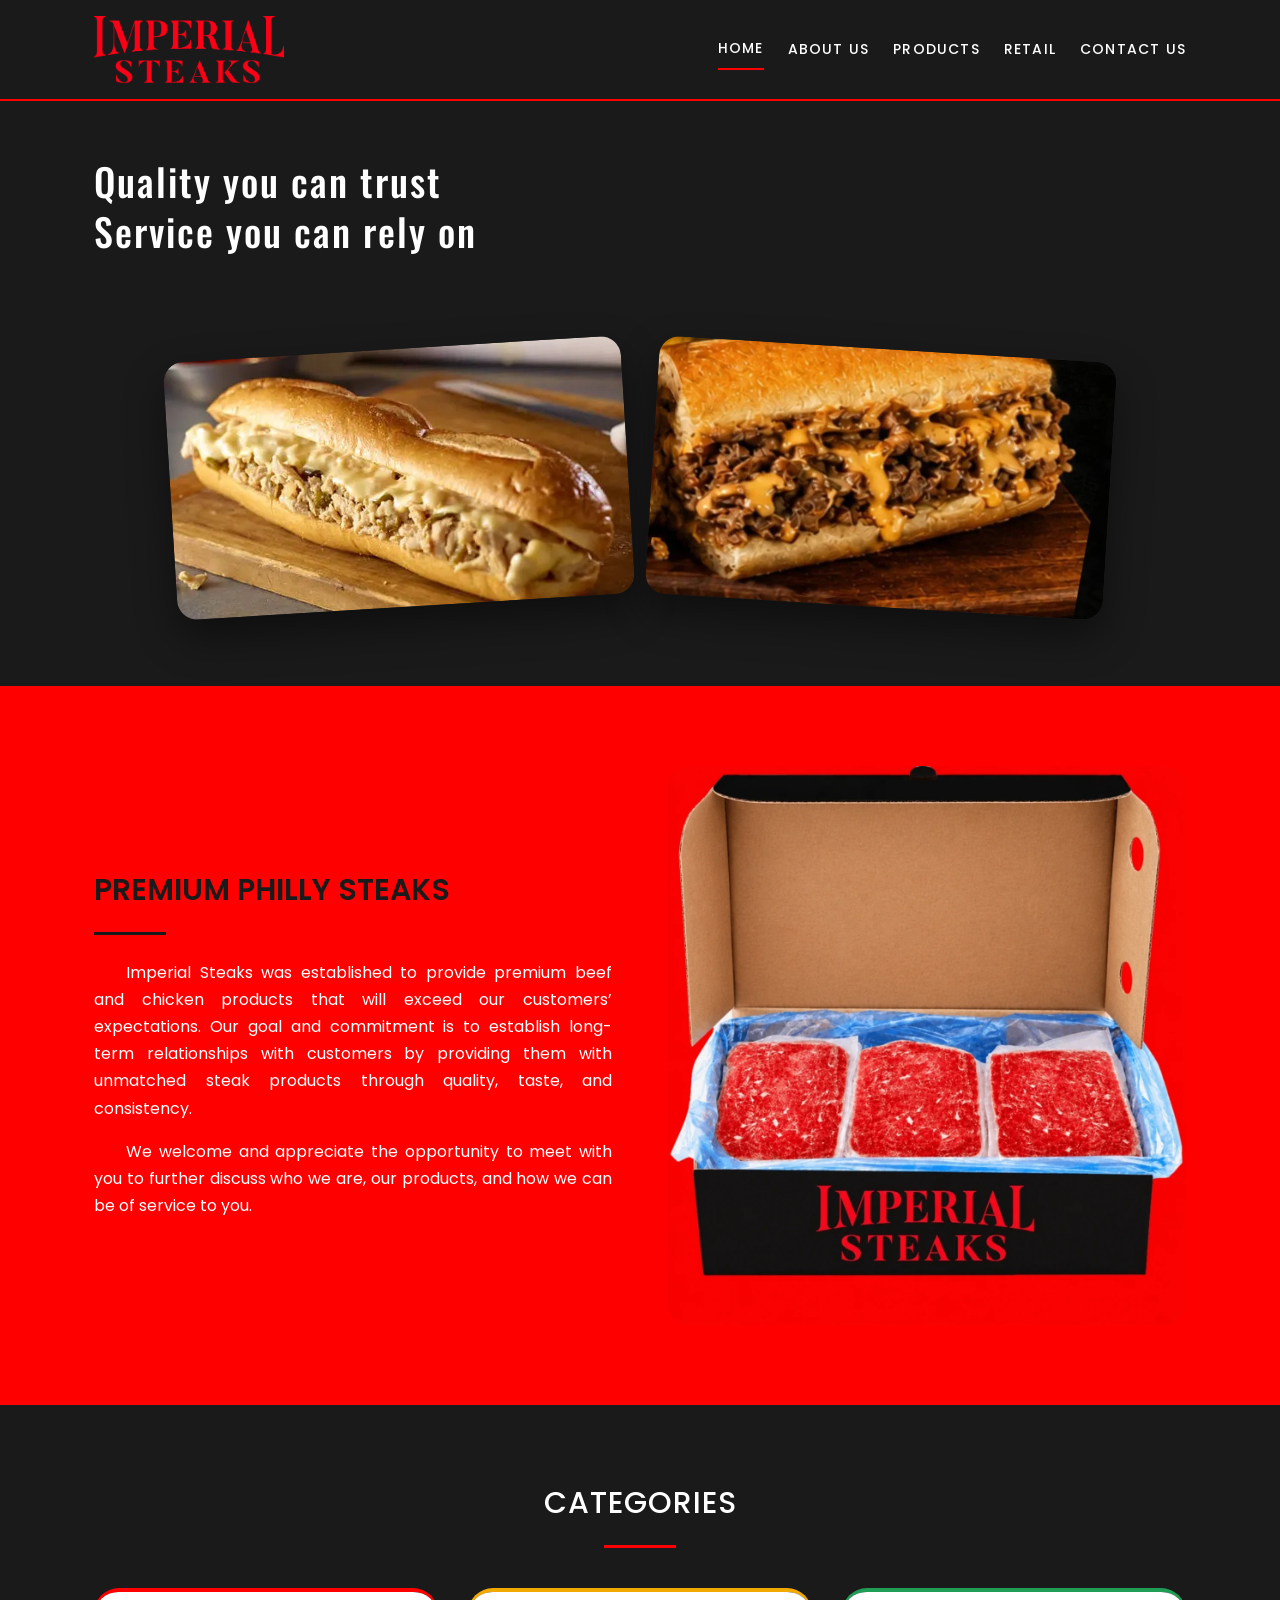
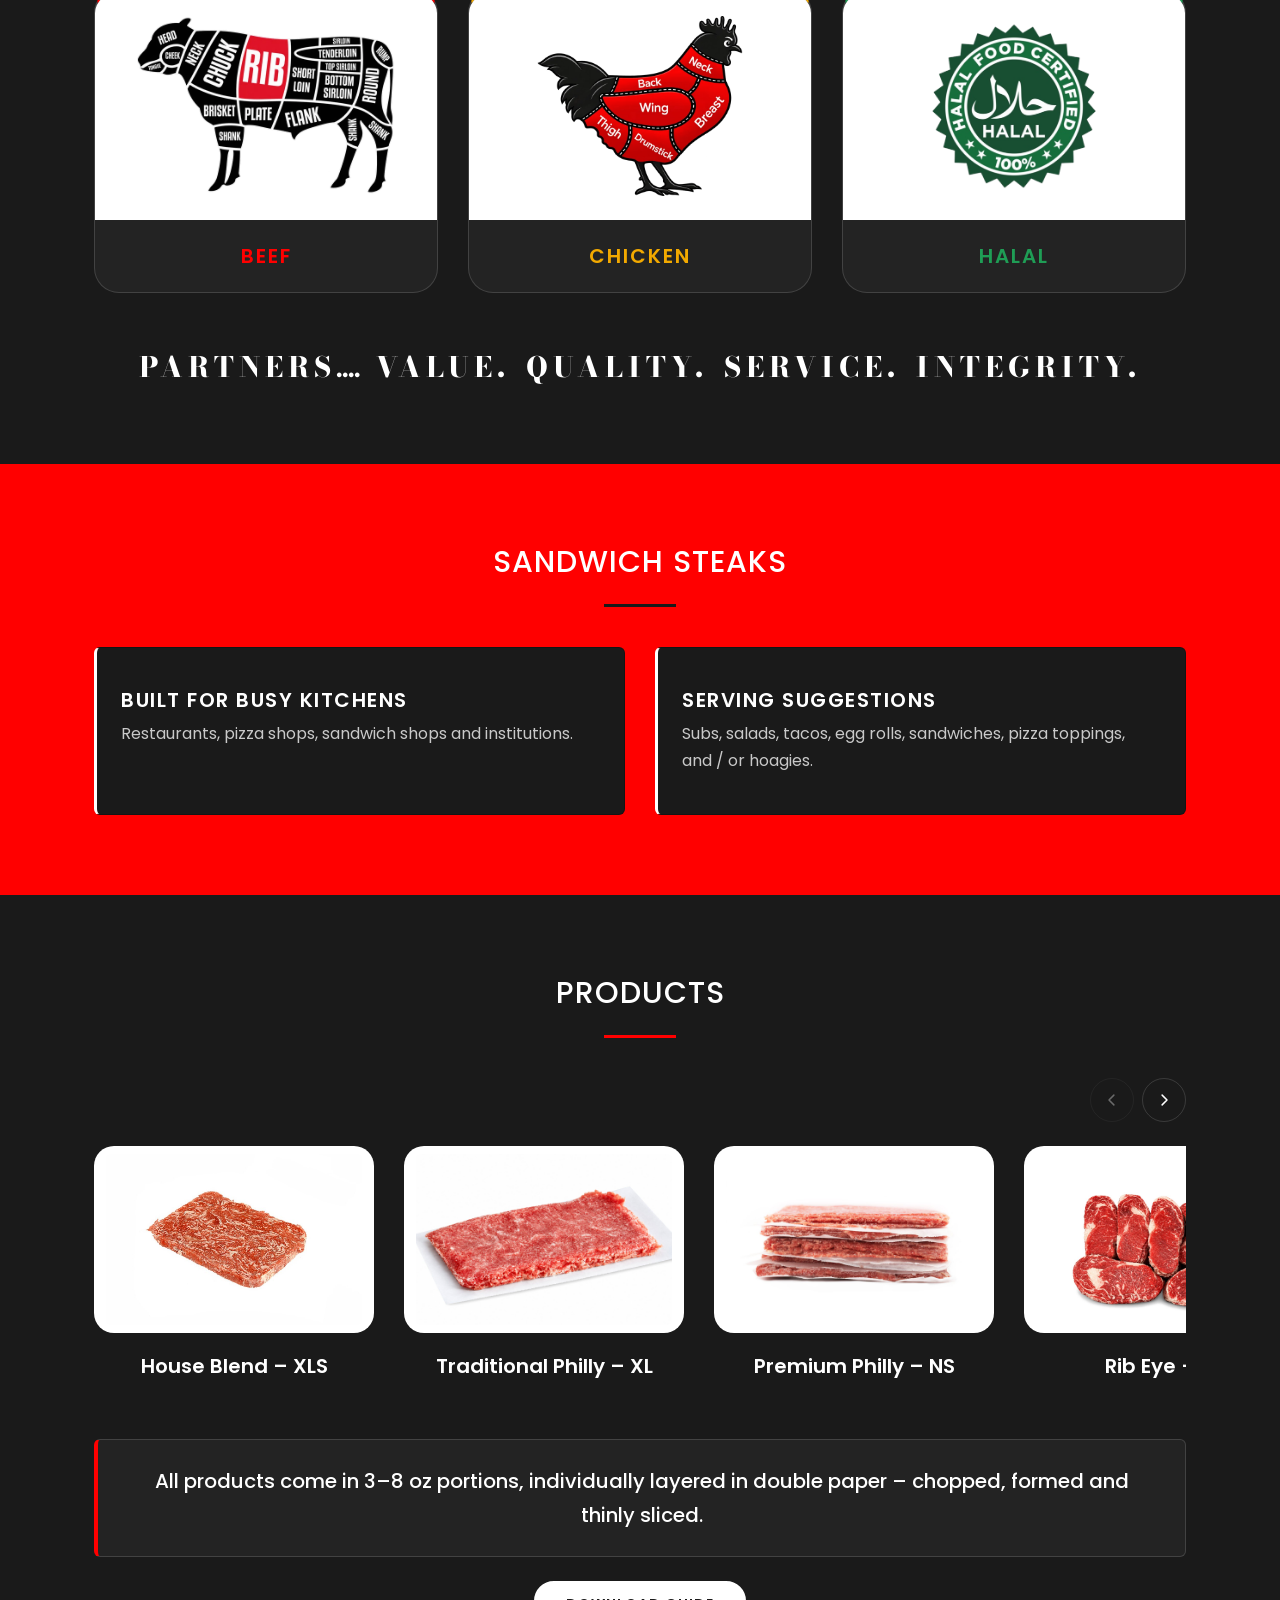
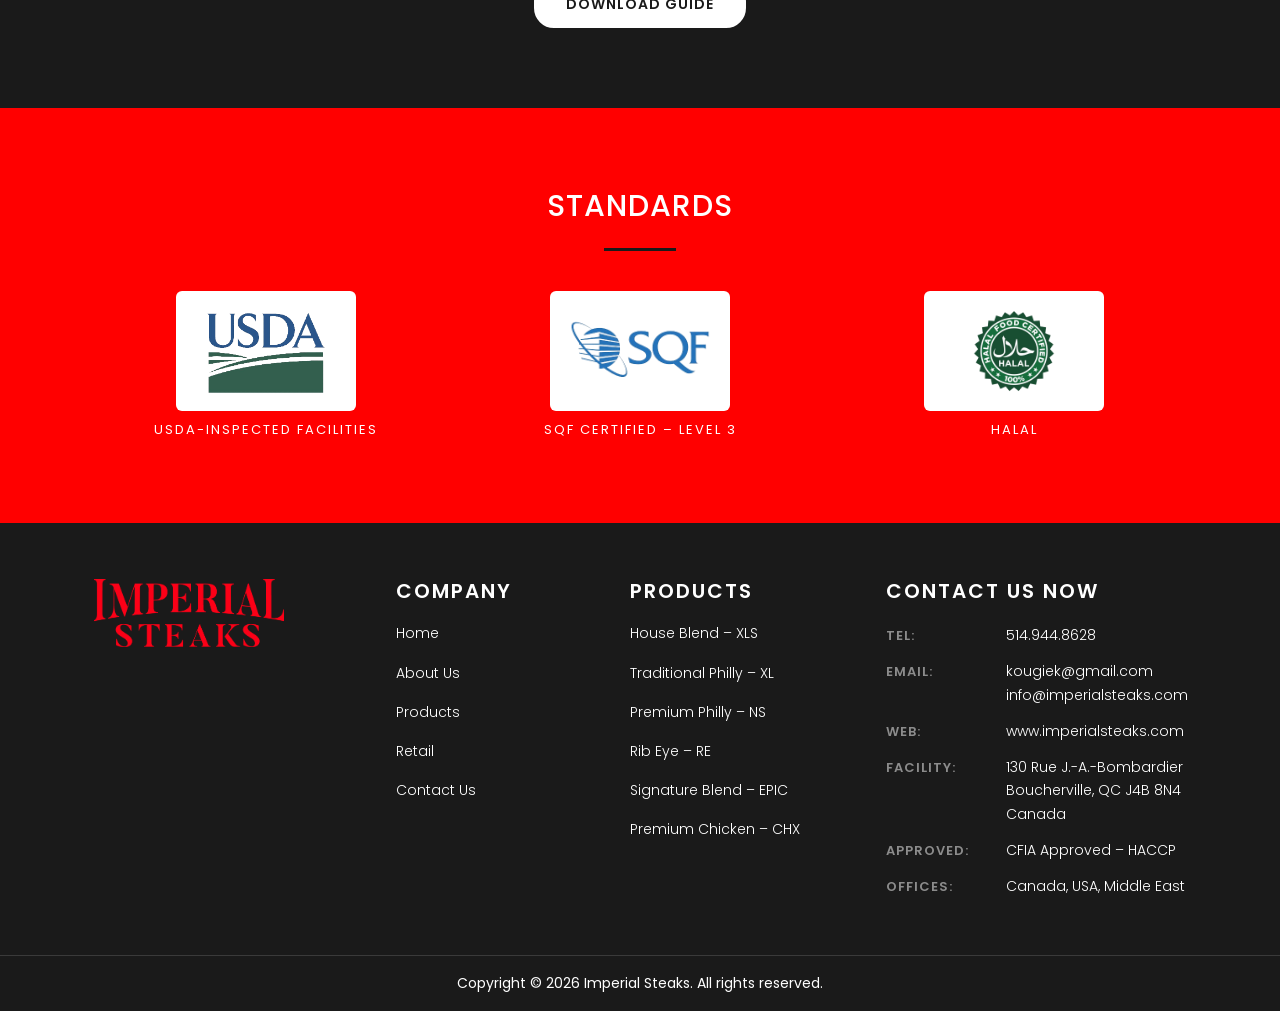
<file: index.html>
<!DOCTYPE html>
<html lang="en">
<head>
  <meta charset="utf-8">
  <meta name="viewport" content="width=device-width, initial-scale=1">
  <title>Imperial Steaks | Philly Steak Importer &amp; Distributor</title>
  <meta name="description" content="Imperial Steaks is a Philly steak importer and distributor supplying premium thin-sliced beef and chicken steak products to foodservice and retail customers. Quality you can trust.">
  <link rel="icon" href="assets/images/favicon.svg" type="image/svg+xml">
  <link rel="preconnect" href="https://fonts.googleapis.com">
  <link rel="preconnect" href="https://fonts.gstatic.com" crossorigin>
  <link rel="stylesheet" href="https://fonts.googleapis.com/css2?family=Poppins:wght@300;400;500;600&amp;family=Oswald:wght@300;400;500&amp;family=Bodoni+Moda:wght@700;800&amp;display=swap">
  <link rel="stylesheet" href="assets/css/global.css">
  <link rel="stylesheet" href="assets/css/components.css">
  <link rel="stylesheet" href="assets/css/animations.css">
</head>
<body>

<a class="skip-link" href="#main">Skip to main content</a>

<!-- ==========================================================================
     Elementor template: Site Header  (Theme Builder > Header)
     Container (flex, row, space-between) > Site Logo widget + Nav Menu widget
     Identical on every page - build it once as a Header template.
     ======================================================================= -->
<header class="imperial-header">
  <div class="imperial-header__inner container">

    <a class="imperial-header__brand" href="index.html" aria-label="Imperial Steaks - home">
      <!-- Final client logo (logo.png, transparent padding trimmed from the
           supplied file). The earlier concepts remain in assets/images/ and
           logo-concepts.html for reference only. -->
      <img class="imperial-header__logo" src="assets/images/logo.png" alt="Imperial Steaks" width="970" height="343">
    </a>

    <button class="imperial-nav-toggle" type="button" aria-expanded="false" aria-controls="primary-menu">
      <span class="imperial-nav-toggle__bar"></span>
      <span class="imperial-nav-toggle__bar"></span>
      <span class="imperial-nav-toggle__bar"></span>
      <span class="sr-only">Main menu</span>
    </button>

    <!-- Elementor widget: Nav Menu (WordPress menu "Primary") -->
    <nav class="imperial-nav" aria-label="Primary">
      <ul class="imperial-nav__list" id="primary-menu">
        <li class="imperial-nav__item"><a class="imperial-nav__link is-current" href="index.html" aria-current="page">Home</a></li>
        <li class="imperial-nav__item"><a class="imperial-nav__link" href="about.html">About Us</a></li>
        <li class="imperial-nav__item"><a class="imperial-nav__link" href="products.html">Products</a></li>
        <li class="imperial-nav__item"><a class="imperial-nav__link" href="retail.html">Retail</a></li>
        <li class="imperial-nav__item"><a class="imperial-nav__link" href="contact.html">Contact Us</a></li>
      </ul>
    </nav>

  </div>
</header>

<main id="main">

  <!-- ========================================================================
       SECTION 1 of 6 - Hero + beef / chicken photography
       BACKGROUND: MATTE BLACK  (every homepage section now declares its own
       background colour, so the eye can see where one ends and the next
       begins: black / red / black / red / black / red down the page.)

       Elementor: Container (background Matte Black, flex column)
         > Container : Heading widget + Text widget   (top left, all caps)
         > Container : Image widget x2                (chicken left, beef right)
       ----------------------------------------------------------------------
       Client revision (Oct 16): the hero copy sits top left and is all caps -
       "Quality you can trust" with "Service you can rely on" underneath. The
       "Philly steak importer & distributor." line is gone, the red hero
       background is gone, and the CHICKEN / BEEF labels under the two photos
       have been removed. The four brand values moved down to the Categories
       section. Hero and photography are now one section, not two.

       IMAGE SOURCE: the beef frame stays (client approved) and is still the
       Ritter crop, so its rights question is open. The chicken frame was
       REPLACED on 16 Oct with the chicken cheesesteak the client supplied -
       same filename, same 880x520 slot, nothing else touched. It is an upscale
       from a 560x420 original, so a higher-resolution copy is still worth
       asking for - see docs/IMAGE_REPLACEMENT_LIST.md section 3.
       ===================================================================== -->
  <section class="section imperial-hero" aria-labelledby="hero-heading">
    <div class="imperial-hero__inner container">

      <div class="imperial-hero__text" data-reveal="down">
        <h1 class="imperial-hero__title" id="hero-heading">Quality you can trust</h1>
        <p class="imperial-hero__line">Service you can rely on</p>
      </div>

      <div class="imperial-duo">

        <div class="imperial-duo__panel imperial-duo__panel--chicken" data-reveal="up">
          <div class="imperial-duo__media">
            <img class="imperial-duo__image" src="assets/images/hero-chicken-philly.jpg" alt="Chicken Philly cheesesteak on a toasted roll" width="880" height="520">
          </div>
        </div>

        <div class="imperial-duo__panel imperial-duo__panel--beef" data-reveal="up" data-reveal-delay="1">
          <div class="imperial-duo__media">
            <img class="imperial-duo__image" src="assets/images/hero-beef-philly.jpg" alt="Beef Philly cheesesteak on a toasted roll" width="729" height="487">
          </div>
        </div>

      </div>

    </div>
  </section>

  <!-- ========================================================================
       SECTION 2 of 6 - Introduction + the carton
       BACKGROUND: BRAND RED
       Elementor: Container (background Brand Red, flex row)
         > Container : Heading + Text Editor x2
         > Container : Image widget
       ----------------------------------------------------------------------
       Client revision (Oct 16): the carton is fully black now - the white
       bottom panel and the white inner edges have been taken out of the
       photograph - so this band is red, to keep a black box off a black
       background. The untouched original is kept at
       assets/images/_withdrawn/product-box-open-white-panels.png.

       Client revision (Oct 27): the "Imperial Steaks" heading is gone;
       "Premium Philly Steaks" replaces it, in black, at the same size. The
       first paragraph is replaced with the client's wording. The
       welcome paragraph stays as it was ("paragraph good").
       ===================================================================== -->
  <section class="section section--red imperial-intro" aria-labelledby="intro-heading">
    <div class="container">
      <div class="split">

        <div class="split__col" data-reveal="up">
          <h2 class="imperial-intro__title imperial-intro__title--black" id="intro-heading">Premium Philly Steaks</h2>
          <hr class="imperial-rule imperial-rule--black">

          <p class="imperial-intro__text imperial-intro__text--indent text-justify">Imperial Steaks was established to provide premium beef and chicken
            products that will exceed our customers&rsquo; expectations. Our goal and commitment is to establish long-term
            relationships with customers by providing them with unmatched steak products through quality, taste, and
            consistency.</p>

          <p class="imperial-intro__text imperial-intro__text--indent text-justify">We welcome and appreciate the opportunity to meet with you to further
            discuss who we are, our products, and how we can be of service to you.</p>
        </div>

        <div class="split__col" data-reveal="up">
          <!-- Client-supplied photograph of the printed case, retouched to the
               client's note: the box reads fully black, with the white bottom
               panel and the white cut edges removed. WebP first; the PNG is
               the fallback for old browsers. -->
          <picture>
            <source srcset="assets/images/product-box-open.webp" type="image/webp">
            <img class="imperial-intro__image" src="assets/images/product-box-open.png" alt="Open Imperial Steaks case showing vacuum-sealed packs of thin-sliced Philly steak" width="1208" height="1302">
          </picture>
        </div>

      </div>
    </div>
  </section>

  <!-- ========================================================================
       SECTION 3 of 6 - Categories + brand values
       BACKGROUND: MATTE BLACK
       Elementor: Container (background Matte Black) > Heading + Container
         (grid, 3 cols) > Image Box widget x3, then the four values underneath
       ----------------------------------------------------------------------
       Client revision (Oct 16): the beef and chicken cards carry live animal
       photography again - the cattle and poultry shots the old site used -
       and the four brand values sit under the cards, closing the section.

       Client revision (Oct 23): the Chicken card is no longer photography. He
       supplied a cuts diagram, which replaces the watermarked rooster shot
       item 0 of docs/IMAGE_REPLACEMENT_LIST.md had flagged. It is artwork on a
       transparent ground, so it takes the --mark treatment (white plate,
       contained) the Halal seal uses.

       Client revision (Oct 26): Beef now matches - a cuts diagram
       (category-beef.webp) with the same --mark treatment. Both cards use the
       WebP files the client supplied.
       ===================================================================== -->
  <section class="section imperial-categories" aria-labelledby="categories-heading">
    <div class="container">

      <div class="section__head" data-reveal="up">
        <h2 class="section__title imperial-categories__title" id="categories-heading">Categories</h2>
        <hr class="imperial-rule imperial-rule--center">
      </div>

      <div class="grid grid--3">

        <article class="imperial-card imperial-card--beef" data-reveal="up" data-reveal-delay="1">
          <div class="imperial-card__media">
            <img class="imperial-card__image imperial-card__image--mark" src="assets/images/category-beef.webp" alt="Diagram of a cow with the beef cuts marked, the rib highlighted in red" width="600" height="418">
          </div>
          <div class="imperial-card__body">
            <h3 class="imperial-card__title">Beef</h3>
          </div>
        </article>

        <article class="imperial-card imperial-card--chicken" data-reveal="up" data-reveal-delay="2">
          <div class="imperial-card__media">
            <img class="imperial-card__image imperial-card__image--mark" src="assets/images/category-chicken.webp" alt="Diagram of a chicken with the cuts marked in red: neck, back, wing, breast, thigh and drumstick" width="600" height="512">
          </div>
          <div class="imperial-card__body">
            <h3 class="imperial-card__title">Chicken</h3>
          </div>
        </article>

        <article class="imperial-card imperial-card--halal" data-reveal="up" data-reveal-delay="3">
          <div class="imperial-card__media">
            <img class="imperial-card__image imperial-card__image--mark" src="assets/images/badge-halal.png" alt="Halal Food Certified mark" width="400" height="419">
          </div>
          <div class="imperial-card__body">
            <h3 class="imperial-card__title">Halal</h3>
            <!-- TODO: CLIENT REVIEW - confirm Imperial Steaks' Halal
                 certification wording and evidence before this is published. -->
          </div>
        </article>

      </div>

      <!-- Brand values. Moved out of the hero on the client's instruction;
           they close the Categories section, under the photography.
           Client revision (Oct 27): "Partners." leads the line.
           Client revision (Oct 30): four dots after Partners alone; the rest
           keep the single full stop they always had. -->
      <div class="imperial-values u-mt-xl" data-reveal="up">
        <p class="imperial-values__item">Partners<span class="imperial-values__dots">....</span></p>
        <p class="imperial-values__item">Value.</p>
        <p class="imperial-values__item">Quality.</p>
        <p class="imperial-values__item">Service.</p>
        <p class="imperial-values__item">Integrity.</p>
      </div>

    </div>
  </section>

  <!-- ========================================================================
       SECTION 4 of 6 - Sandwich Steaks
       BACKGROUND: BRAND RED
       Container (background Brand Red) > Heading + Container (grid, 2 cols)
         > Icon Box widget x2
       ----------------------------------------------------------------------
       Client revision (Oct 27): "Foodservice" replaced by "Sandwich Steaks";
       institutions added to the customer list; Serving Suggestions added.
       The "All products" card was removed at the client's request - the same
       portion details stay in the callout under the Products carousel.
       ===================================================================== -->
  <section class="section section--red imperial-foodservice" id="sandwich-steaks" aria-labelledby="sandwich-steaks-heading">
    <div class="container">

      <div class="section__head" data-reveal="up">
        <h2 class="section__title" id="sandwich-steaks-heading">Sandwich Steaks</h2>
        <hr class="imperial-rule imperial-rule--center imperial-rule--black">
      </div>

      <div class="grid grid--2">

        <article class="imperial-feature" data-reveal="up" data-reveal-delay="1">
          <h3 class="imperial-feature__title">Built for busy kitchens</h3>
          <p class="imperial-feature__text text-white">Restaurants, pizza shops, sandwich shops and institutions.</p>
        </article>

        <article class="imperial-feature" data-reveal="up" data-reveal-delay="2">
          <h3 class="imperial-feature__title">Serving suggestions</h3>
          <p class="imperial-feature__text text-white">Subs, salads, tacos, egg rolls, sandwiches, pizza toppings, and&nbsp;/&nbsp;or hoagies.</p>
        </article>

      </div>
    </div>
  </section>

  <!-- ========================================================================
       SECTION 5 of 6 - Products
       BACKGROUND: MATTE BLACK
       Container (background Matte Black) > Heading + Image Carousel widget
         + Button widget
       The static prototype uses a scroll-snap row instead of a JS carousel so
       all captions stay in the HTML. Swap it for the Image Carousel widget at
       migration, or keep it as a Loop Grid.
       ----------------------------------------------------------------------
       PHOTOGRAPHY LANDED (Oct 16, second batch). The six dashed placeholder
       tiles are gone; every slot now carries the client's own supplied
       photograph at assets/images/product-<code>.jpg. The withdrawn SVGs are
       kept at assets/images/_withdrawn/product-*.svg in case a slot has to go
       back to a holder. Provenance, resolution and the two files still worth
       chasing are logged in docs/IMAGE_REPLACEMENT_LIST.md section 4.
       The product name still sits on the caption under each tile, in markup
       rather than in the artwork.
       ===================================================================== -->
  <section class="section imperial-products" aria-labelledby="products-heading">
    <div class="container">

      <div class="section__head" data-reveal="up">
        <h2 class="section__title" id="products-heading">Products</h2>
        <hr class="imperial-rule imperial-rule--center">
      </div>

      <div class="imperial-products__carousel" data-carousel>

        <div class="imperial-products__controls">
          <button class="imperial-products__arrow" type="button"
                  data-carousel-prev aria-controls="products-scroller" aria-label="Previous products">
            <svg viewBox="0 0 24 24" width="18" height="18" aria-hidden="true" focusable="false">
              <path d="M14.5 5.5 L8 12 L14.5 18.5" fill="none" stroke="currentColor" stroke-width="2"
                    stroke-linecap="round" stroke-linejoin="round"/>
            </svg>
          </button>
          <button class="imperial-products__arrow" type="button"
                  data-carousel-next aria-controls="products-scroller" aria-label="Next products">
            <svg viewBox="0 0 24 24" width="18" height="18" aria-hidden="true" focusable="false">
              <path d="M9.5 5.5 L16 12 L9.5 18.5" fill="none" stroke="currentColor" stroke-width="2"
                    stroke-linecap="round" stroke-linejoin="round"/>
            </svg>
          </button>
        </div>

        <div class="imperial-products__scroller" id="products-scroller" data-carousel-track
             role="group" aria-label="Product range" tabindex="0">

        <div class="imperial-products__slide">
          <a class="imperial-product-tile" href="products.html#xls">
            <img class="imperial-product-tile__image" src="assets/images/product-xls.jpg" alt="House Blend XLS - a frozen portion of thinly sliced blended Philly steak" width="1000" height="667">
            <span class="imperial-product-tile__caption">House Blend &ndash; XLS</span>
          </a>
        </div>

        <div class="imperial-products__slide">
          <a class="imperial-product-tile" href="products.html#xl">
            <img class="imperial-product-tile__image" src="assets/images/product-xl.jpg" alt="Traditional Philly XL - a frozen sheet of marinated sirloin tip Philly steak on parchment" width="1200" height="800">
            <span class="imperial-product-tile__caption">Traditional Philly &ndash; XL</span>
          </a>
        </div>

        <div class="imperial-products__slide">
          <a class="imperial-product-tile" href="products.html#ns">
            <img class="imperial-product-tile__image" src="assets/images/product-ns.jpg" alt="Premium Philly NS - frozen sheets of sliced sirloin tip Philly steak, interleaved with parchment" width="1200" height="800">
            <span class="imperial-product-tile__caption">Premium Philly &ndash; NS</span>
          </a>
        </div>

        <div class="imperial-products__slide">
          <a class="imperial-product-tile" href="products.html#re">
            <img class="imperial-product-tile__image" src="assets/images/product-re.jpg" alt="Rib Eye RE - a stack of marbled rib eye steaks" width="1400" height="933">
            <span class="imperial-product-tile__caption">Rib Eye &ndash; RE</span>
          </a>
        </div>

        <div class="imperial-products__slide">
          <a class="imperial-product-tile" href="products.html#epic">
            <img class="imperial-product-tile__image" src="assets/images/product-epic.jpg" alt="Signature Blend EPIC - a stack of frozen sliced Signature Blend Philly steak, interleaved with parchment" width="1800" height="1200">
            <span class="imperial-product-tile__caption">Signature Blend &ndash; EPIC</span>
          </a>
        </div>

        <div class="imperial-products__slide">
          <a class="imperial-product-tile" href="products.html#chx">
            <img class="imperial-product-tile__image" src="assets/images/product-chx.jpg" alt="Premium Chicken CHX - a stack of frozen sliced chicken breast Philly steak, interleaved with parchment" width="900" height="600">
            <span class="imperial-product-tile__caption">Premium Chicken &ndash; CHX</span>
          </a>
        </div>

        </div><!-- /.imperial-products__scroller -->

      </div><!-- /.imperial-products__carousel -->

      <div class="imperial-callout imperial-callout--center u-mt-lg" data-reveal="up">
        <p class="imperial-callout__text">All products come in 3&ndash;8 oz portions, individually layered in double paper &ndash; chopped, formed and thinly sliced.</p>
      </div>

      <!-- Elementor widget: Button.
           TODO: CLIENT REVIEW - points to the Products page until the client
           supplies a product guide PDF. -->
      <div class="btn-row u-mt-md" data-reveal="up">
        <a class="btn btn--primary" href="products.html">Download Guide</a>
      </div>

    </div>
  </section>

  <!-- ========================================================================
       SECTION 6 of 6 - Standards
       BACKGROUND: BRAND RED  (client revision, Oct 16)
       Container (background Brand Red) > Container (grid, 3 columns)
         > Image widget x3 + Heading/Text widget per column
       ===================================================================== -->
  <section class="section section--red imperial-badges" aria-labelledby="badges-heading">
    <div class="container">

      <h2 class="section__title text-center" id="badges-heading">Standards</h2>
      <hr class="imperial-rule imperial-rule--center imperial-rule--black">

      <div class="grid grid--3 u-mt-lg">

        <div class="imperial-badge" data-reveal="up" data-reveal-delay="1">
          <!-- Third-party marks. Confirm the right to display each one, and the
               claim behind it, before launch. -->
          <img class="imperial-badge__image" src="assets/images/badge-usda-inspected.png" alt="USDA mark" width="500" height="325">
          <p class="imperial-badge__label">USDA-inspected facilities</p>
        </div>

        <div class="imperial-badge" data-reveal="up" data-reveal-delay="2">
          <img class="imperial-badge__image" src="assets/images/badge-sqf-level-3.png" alt="SQF certification mark" width="318" height="158">
          <p class="imperial-badge__label">SQF Certified &ndash; Level 3</p>
        </div>

        <div class="imperial-badge" data-reveal="up" data-reveal-delay="3">
          <img class="imperial-badge__image" src="assets/images/badge-halal.png" alt="Halal Food Certified mark" width="400" height="419">
          <p class="imperial-badge__label">Halal</p>
        </div>

      </div>

    </div>
  </section>

</main>

<!-- ==========================================================================
     Elementor template: Site Footer  (Theme Builder > Footer)
     Container (grid, 4 columns) > Site Logo + Text Editor
                                 > Heading + Nav Menu ("Footer - Company")
                                 > Heading + Nav Menu ("Footer - Products")
                                 > Heading + Icon List
     Then a second Container for the copyright bar.
     Identical on every page - build it once as a Footer template.
     ======================================================================= -->
<footer class="imperial-footer">

  <div class="imperial-footer__top container">
    <div class="imperial-footer__grid">

      <div class="imperial-footer__col" data-reveal="up" data-reveal-delay="1">
        <img class="imperial-footer__logo" src="assets/images/logo.png" alt="Imperial Steaks" width="970" height="343">
      </div>

      <div class="imperial-footer__col" data-reveal="up" data-reveal-delay="2">
        <h2 class="imperial-footer__title">Company</h2>
        <ul class="imperial-footer__list">
          <li><a class="imperial-footer__link" href="index.html">Home</a></li>
          <li><a class="imperial-footer__link" href="about.html">About Us</a></li>
          <li><a class="imperial-footer__link" href="products.html">Products</a></li>
          <li><a class="imperial-footer__link" href="retail.html">Retail</a></li>
          <li><a class="imperial-footer__link" href="contact.html">Contact Us</a></li>
        </ul>
      </div>

      <div class="imperial-footer__col" data-reveal="up" data-reveal-delay="3">
        <h2 class="imperial-footer__title">Products</h2>
        <!-- Puck removed from the product list per the client's instruction. -->
        <ul class="imperial-footer__list">
          <li><a class="imperial-footer__link" href="products.html#xls">House Blend &ndash; XLS</a></li>
          <li><a class="imperial-footer__link" href="products.html#xl">Traditional Philly &ndash; XL</a></li>
          <li><a class="imperial-footer__link" href="products.html#ns">Premium Philly &ndash; NS</a></li>
          <li><a class="imperial-footer__link" href="products.html#re">Rib Eye &ndash; RE</a></li>
          <li><a class="imperial-footer__link" href="products.html#epic">Signature Blend &ndash; EPIC</a></li>
          <li><a class="imperial-footer__link" href="products.html#chx">Premium Chicken &ndash; CHX</a></li>
        </ul>
      </div>

      <div class="imperial-footer__col" data-reveal="up" data-reveal-delay="4">
        <h2 class="imperial-footer__title">Contact us now</h2>
        <ul class="imperial-footer__contact">
          <li class="imperial-footer__contact-item">
            <span class="imperial-footer__contact-label">Tel:</span>
            <a href="tel:+15149448628">514.944.8628</a>
          </li>
          <li class="imperial-footer__contact-item">
            <span class="imperial-footer__contact-label">Email:</span>
            <span class="imperial-footer__values">
              <a href="mailto:kougiek@gmail.com">kougiek@gmail.com</a>
              <a href="mailto:info@imperialsteaks.com">info@imperialsteaks.com</a>
            </span>
          </li>
          <li class="imperial-footer__contact-item">
            <span class="imperial-footer__contact-label">Web:</span>
            <a href="https://www.imperialsteaks.com/">www.imperialsteaks.com</a>
          </li>
          <li class="imperial-footer__contact-item">
            <span class="imperial-footer__contact-label">Facility:</span>
            <span class="imperial-footer__address">130 Rue J.-A.-Bombardier<br>Boucherville, QC J4B&nbsp;8N4<br>Canada</span>
          </li>
          <li class="imperial-footer__contact-item">
            <span class="imperial-footer__contact-label">Approved:</span>
            <span>CFIA Approved &ndash; HACCP</span>
          </li>
          <li class="imperial-footer__contact-item">
            <span class="imperial-footer__contact-label">Offices:</span>
            <span>Canada, USA, Middle East</span>
          </li>
        </ul>
      </div>

    </div>
  </div>

  <div class="imperial-footer__bottom">
    <div class="container">
      <p class="imperial-footer__copyright">Copyright &copy; 2026 Imperial Steaks. All rights reserved.</p>
    </div>
  </div>

</footer>

<!-- Elementor widget: Back to Top -->
<button class="imperial-to-top" type="button" aria-label="Back to top">
  <svg viewBox="0 0 24 24" width="18" height="18" aria-hidden="true" focusable="false">
    <path d="M12 19 V6 M5.5 12.5 L12 6 L18.5 12.5" fill="none" stroke="currentColor"
          stroke-width="2" stroke-linecap="round" stroke-linejoin="round"/>
  </svg>
</button>

<script src="assets/js/main.js"></script>
</body>
</html>
</file>
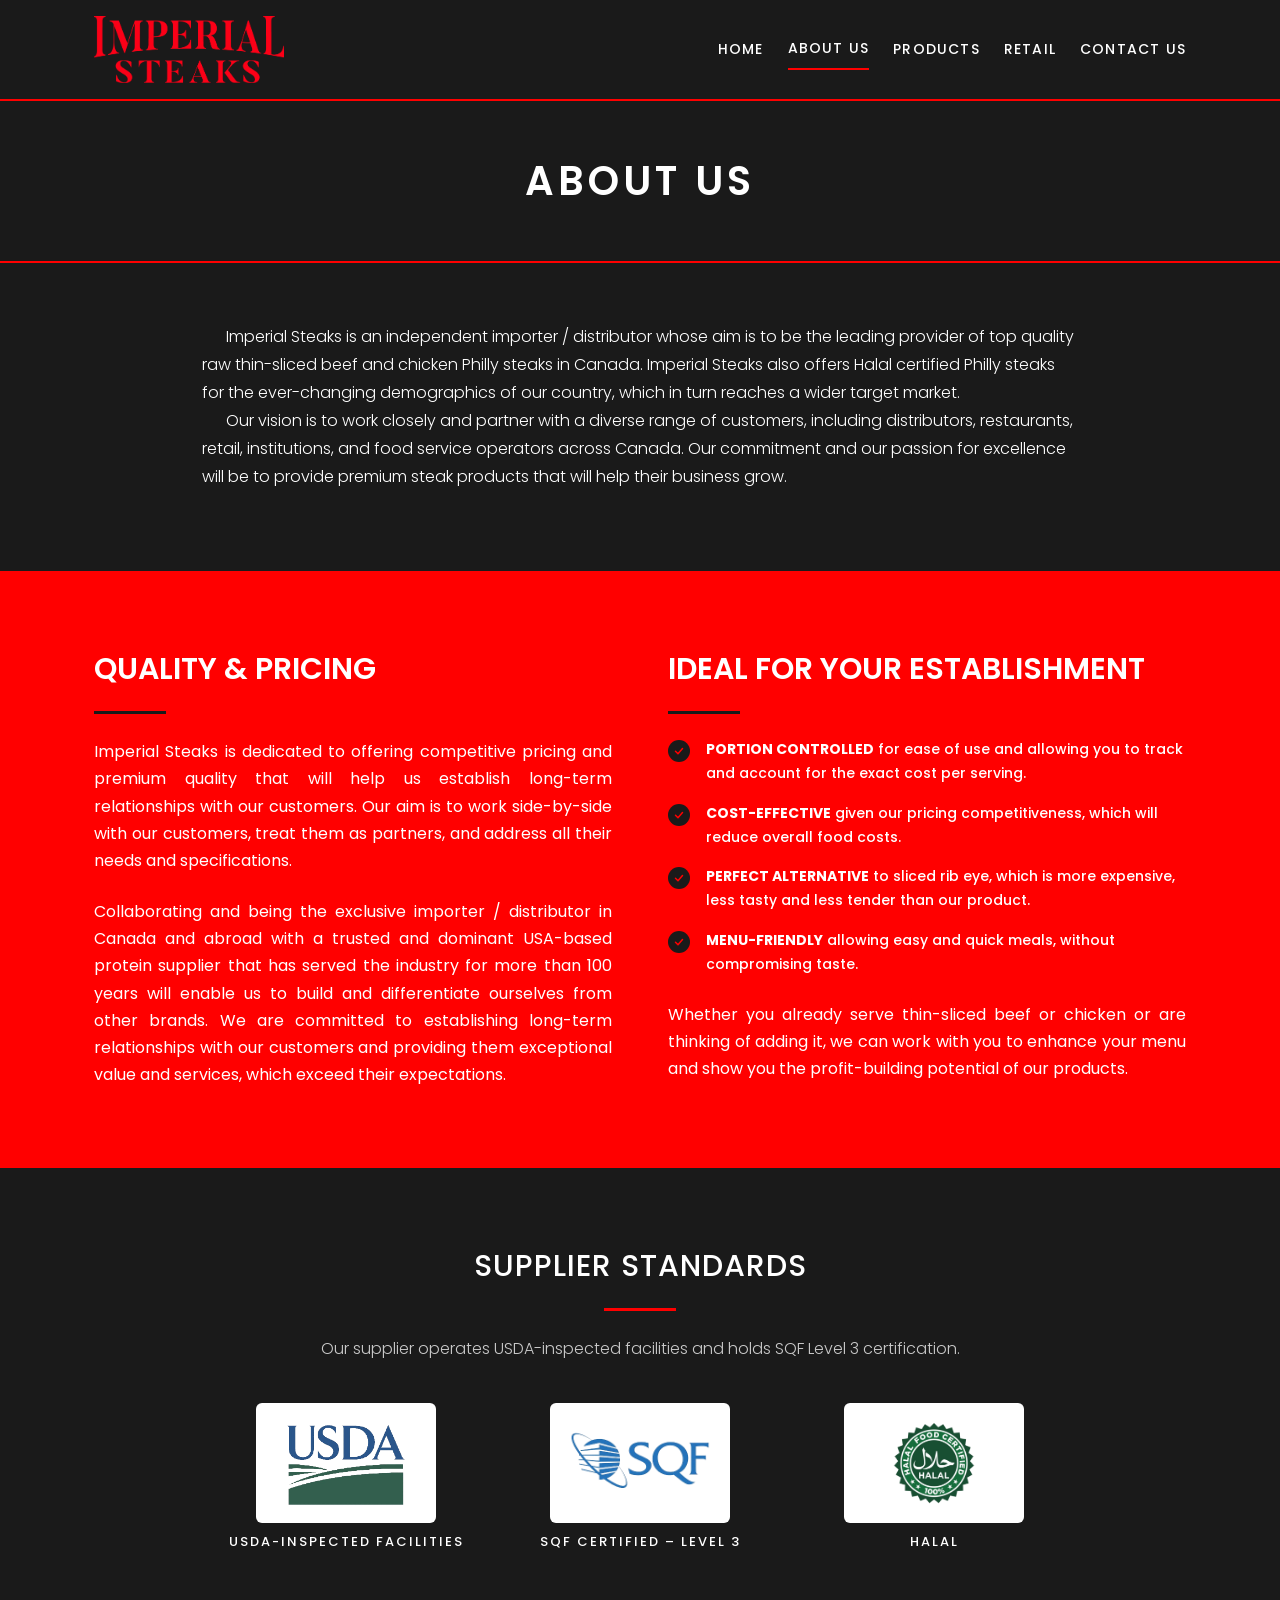
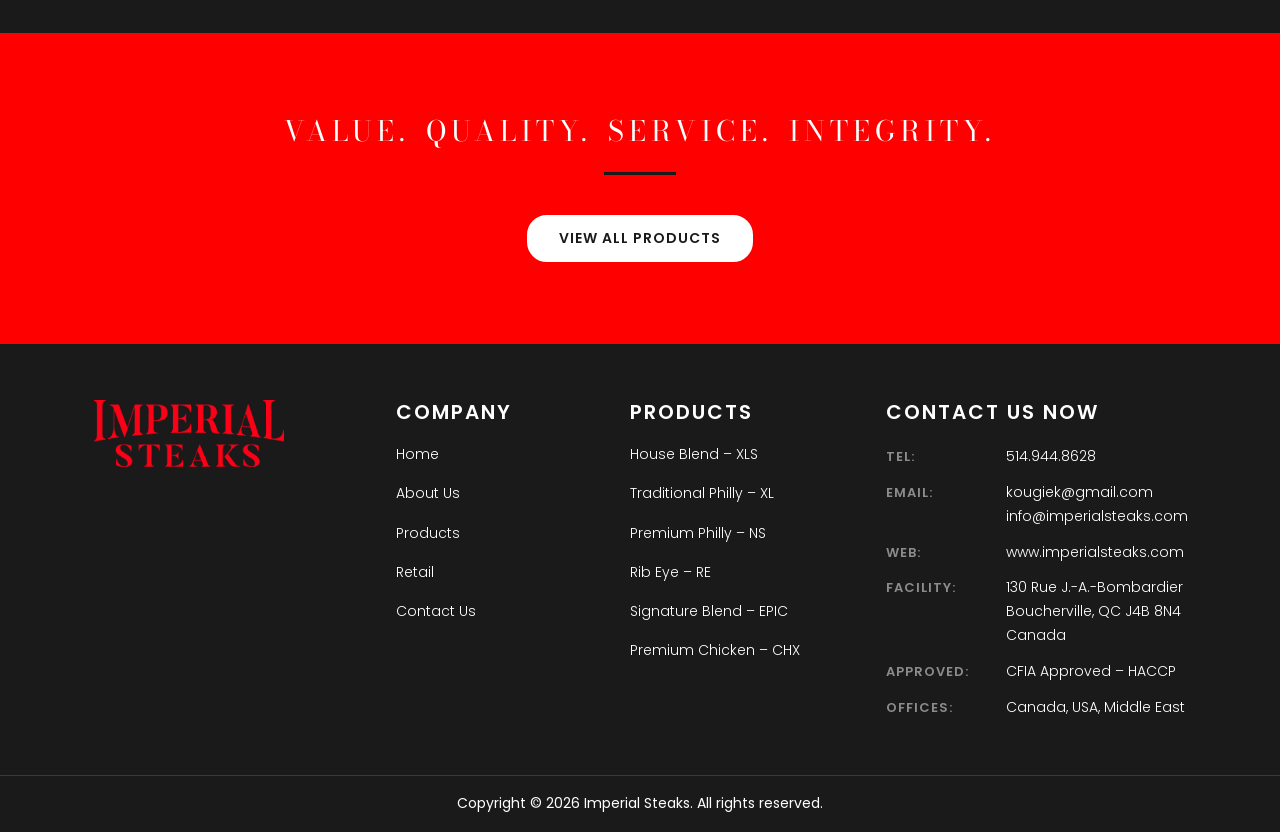
<file: about.html>
<!DOCTYPE html>
<html lang="en">
<head>
  <meta charset="utf-8">
  <meta name="viewport" content="width=device-width, initial-scale=1">
  <title>About Us | Imperial Steaks</title>
  <meta name="description" content="Imperial Steaks is a Philly steak importer and distributor serving foodservice and retail customers nationwide, built on 25 years of restaurant-industry experience.">
  <link rel="icon" href="assets/images/favicon.svg" type="image/svg+xml">
  <link rel="preconnect" href="https://fonts.googleapis.com">
  <link rel="preconnect" href="https://fonts.gstatic.com" crossorigin>
  <link rel="stylesheet" href="https://fonts.googleapis.com/css2?family=Poppins:wght@300;400;500;600&amp;family=Oswald:wght@300;400;500&amp;family=Bodoni+Moda:wght@700;800&amp;display=swap">
  <link rel="stylesheet" href="assets/css/global.css">
  <link rel="stylesheet" href="assets/css/components.css">
  <link rel="stylesheet" href="assets/css/animations.css">
</head>
<body>

<a class="skip-link" href="#main">Skip to main content</a>

<!-- ==========================================================================
     Elementor template: Site Header  (Theme Builder > Header)
     ======================================================================= -->
<header class="imperial-header">
  <div class="imperial-header__inner container">

    <a class="imperial-header__brand" href="index.html" aria-label="Imperial Steaks - home">
      <img class="imperial-header__logo" src="assets/images/logo.png" alt="Imperial Steaks" width="970" height="343">
    </a>

    <button class="imperial-nav-toggle" type="button" aria-expanded="false" aria-controls="primary-menu">
      <span class="imperial-nav-toggle__bar"></span>
      <span class="imperial-nav-toggle__bar"></span>
      <span class="imperial-nav-toggle__bar"></span>
      <span class="sr-only">Main menu</span>
    </button>

    <nav class="imperial-nav" aria-label="Primary">
      <ul class="imperial-nav__list" id="primary-menu">
        <li class="imperial-nav__item"><a class="imperial-nav__link" href="index.html">Home</a></li>
        <li class="imperial-nav__item"><a class="imperial-nav__link is-current" href="about.html" aria-current="page">About Us</a></li>
        <li class="imperial-nav__item"><a class="imperial-nav__link" href="products.html">Products</a></li>
        <li class="imperial-nav__item"><a class="imperial-nav__link" href="retail.html">Retail</a></li>
        <li class="imperial-nav__item"><a class="imperial-nav__link" href="contact.html">Contact Us</a></li>
      </ul>
    </nav>

  </div>
</header>

<main id="main">

  <!-- ========================================================================
       Elementor section: About Page Banner
       Container (background Matte Black, red bottom border) > Heading widget
       ===================================================================== -->
  <section class="imperial-banner">
    <div class="container text-center">
      <h1 class="imperial-banner__title" data-reveal="down">About Us</h1>
    </div>
  </section>

  <!-- ========================================================================
       Elementor section: About Introduction
       Container (background Matte Black) > Text Editor widget
       ----------------------------------------------------------------------
       Follows the structure of the old tastysteaks.ca/about-us-2 page: an
       intro paragraph with no separate "Who We Are" heading above it.

       Client revision (Oct 26): intro rewritten around the client's confirmed
       points - 25 years of restaurant-industry experience, raw thinly sliced
       beef and chicken, and partnerships with distributors, restaurants,
       retailers and foodservice operators across Canada. The supplier sentence
       is carried over from the previous copy. Confirm the final wording with
       the client.

       Client revision (Oct 27): replaced with the client's own About Us text,
       word for word except two typo fixes ("adverse" -> "diverse",
       "who's" -> "whose"). One paragraph, justified, as the client sent it.
       Client revision (Oct 27, later): new wording; the 25-years sentence dropped.

       Client revision (Oct 30): the single block is split into the client's
       three paragraphs - Imperial / Our vision / Our commitment - and the Halal
       sentence moves up to sit directly after the first sentence, the one
       ending "in Canada".
       Client revision (Oct 31): the three are centred. They were justified with
       a first-line indent; the indent is gone, since it has nothing to key off
       once the lines are centred.
       Client revision (Nov 6): the centred block is about 3% wider.
       Client revision (Nov 6, later): matched to the client's screenshot - two
       left-aligned paragraphs, first-line indent, no gap between them, and the
       commitment sentence reworded and folded into the vision paragraph.
       ===================================================================== -->
  <section class="section imperial-intro imperial-intro--about" aria-labelledby="about-intro-heading">
    <div class="container container--narrow imperial-intro__column">
      <h2 class="sr-only" id="about-intro-heading">About Imperial Steaks</h2>

      <p class="imperial-intro__text" data-reveal="up">Imperial Steaks is an independent importer / distributor whose
        aim is to be the leading provider of top quality raw thin-sliced beef and chicken Philly steaks in Canada.
        Imperial Steaks also offers Halal certified Philly steaks for the ever-changing demographics of our country,
        which in turn reaches a wider target market.</p>

      <p class="imperial-intro__text" data-reveal="up">Our vision is to work closely and partner with a diverse range
        of customers, including distributors, restaurants, retail, institutions, and food service operators across
        Canada. Our commitment and our passion for excellence will be to provide premium steak products that will
        help their business grow.</p>
    </div>
  </section>

  <!-- ========================================================================
       Elementor section: Quality / Ideal For Your Establishment
       Container (background Brand Red, flex row)
         > Container : Text Editor + Image widget (SQF mark)
         > Container : Heading + Icon List + Text Editor
       The two-column split from the old About page, rebuilt on the red band.
       ----------------------------------------------------------------------
       Client revision (Oct 27): Quality & pricing rewritten with the client's
       text. The "Collaborating" statement was briefly bold and uppercase; the
       client then asked for it to match the paragraph above, with new wording.
       Black rules and black check marks on this band (client, Oct 27).
       TODO: CLIENT COPY - the client's draft reads "dedicated to offer...";
       the "competitive pricing and premium quality" fill-in is ours. Confirm.
       ===================================================================== -->
  <section class="section section--red" aria-labelledby="about-split-heading">
    <div class="container">
      <h2 class="sr-only" id="about-split-heading">Quality, pricing and fit</h2>
      <div class="split split--top">

        <div class="split__col" data-reveal="up">
          <h3 class="imperial-intro__title text-white">Quality &amp; pricing</h3>
          <hr class="imperial-rule imperial-rule--black">

          <p class="text-white text-justify">Imperial Steaks is dedicated to offering competitive pricing and premium
            quality that will help us establish long-term relationships with our customers. Our aim is to work
            side-by-side with our customers, treat them as partners, and address all their needs and
            specifications.</p>

          <p class="text-white text-justify u-mt-md">Collaborating and being the exclusive importer / distributor in
            Canada and abroad with a trusted and dominant USA-based protein supplier that has served the industry for
            more than 100 years will enable us to build and differentiate ourselves from other brands. We are committed
            to establishing long-term relationships with our customers and providing them exceptional value and
            services, which exceed their expectations.</p>
        </div>

        <div class="split__col" data-reveal="up" data-reveal-delay="1">
          <h3 class="imperial-intro__title text-white">Ideal for your establishment</h3>
          <hr class="imperial-rule imperial-rule--black">

          <!-- Bullets rather than sentences, per the client's direction. -->
          <ul class="imperial-checklist">
            <li class="imperial-checklist__item">
              <span class="imperial-checklist__tick" aria-hidden="true">
                <svg viewBox="0 0 24 24" width="12" height="12" focusable="false">
                  <path d="M5 12.5 L10 17.5 L19 7" fill="none" stroke="currentColor" stroke-width="3"
                        stroke-linecap="round" stroke-linejoin="round"/>
                </svg>
              </span>
              <span><strong>PORTION CONTROLLED</strong> for ease of use and allowing you to track and account for the exact cost per serving.</span>
            </li>
            <li class="imperial-checklist__item">
              <span class="imperial-checklist__tick" aria-hidden="true">
                <svg viewBox="0 0 24 24" width="12" height="12" focusable="false">
                  <path d="M5 12.5 L10 17.5 L19 7" fill="none" stroke="currentColor" stroke-width="3"
                        stroke-linecap="round" stroke-linejoin="round"/>
                </svg>
              </span>
              <span><strong>COST-EFFECTIVE</strong> given our pricing competitiveness, which will reduce overall food costs.</span>
            </li>
            <li class="imperial-checklist__item">
              <span class="imperial-checklist__tick" aria-hidden="true">
                <svg viewBox="0 0 24 24" width="12" height="12" focusable="false">
                  <path d="M5 12.5 L10 17.5 L19 7" fill="none" stroke="currentColor" stroke-width="3"
                        stroke-linecap="round" stroke-linejoin="round"/>
                </svg>
              </span>
              <span><strong>PERFECT ALTERNATIVE</strong> to sliced rib eye, which is more expensive, less tasty and less tender than our product.</span>
            </li>
            <li class="imperial-checklist__item">
              <span class="imperial-checklist__tick" aria-hidden="true">
                <svg viewBox="0 0 24 24" width="12" height="12" focusable="false">
                  <path d="M5 12.5 L10 17.5 L19 7" fill="none" stroke="currentColor" stroke-width="3"
                        stroke-linecap="round" stroke-linejoin="round"/>
                </svg>
              </span>
              <span><strong>MENU-FRIENDLY</strong> allowing easy and quick meals, without compromising taste.</span>
            </li>
          </ul>

          <p class="text-white text-justify u-mt-md">Whether you already serve thin-sliced beef or chicken or are
            thinking of adding it, we can work with you to enhance your menu and show you the profit-building
            potential of our products.</p>
        </div>

      </div>
    </div>
  </section>

  <!-- ========================================================================
       Elementor section: Supplier Standards
       Container (background Matte Black) > Heading + Text Editor + grid
       ----------------------------------------------------------------------
       FIXED: this paragraph previously ended "according to the information
       provided by our client", an internal note that was visible on the page.
       ===================================================================== -->
  <section class="section" aria-labelledby="standards-heading">
    <div class="container container--narrow text-center">

      <h2 class="section__title" id="standards-heading">Supplier standards</h2>
      <hr class="imperial-rule imperial-rule--center">

      <p>Our supplier operates USDA-inspected facilities and holds SQF Level&nbsp;3 certification.</p>

      <div class="grid grid--3 u-mt-lg">
        <div class="imperial-badge" data-reveal="up" data-reveal-delay="1">
          <img class="imperial-badge__image" src="assets/images/badge-usda-inspected.png" alt="USDA mark" width="500" height="325">
          <p class="imperial-badge__label">USDA-inspected facilities</p>
        </div>
        <div class="imperial-badge" data-reveal="up" data-reveal-delay="2">
          <img class="imperial-badge__image" src="assets/images/badge-sqf-level-3.png" alt="SQF certification mark" width="318" height="158">
          <p class="imperial-badge__label">SQF Certified &ndash; Level 3</p>
        </div>
        <div class="imperial-badge" data-reveal="up" data-reveal-delay="3">
          <img class="imperial-badge__image" src="assets/images/badge-halal.png" alt="Halal Food Certified mark" width="400" height="419">
          <p class="imperial-badge__label">Halal</p>
        </div>
      </div>

    </div>
  </section>

  <!-- ========================================================================
       Elementor section: Values Band + CTA
       Container (background Brand Red) > 4 Heading widgets + Button widget
       Values corrected per the client: Quality was missing from the build.
       ===================================================================== -->
  <section class="section section--red" aria-labelledby="values-heading">
    <div class="container container--narrow text-center">

      <h2 class="sr-only" id="values-heading">Our values</h2>

      <div class="imperial-values" data-reveal="down">
        <p class="imperial-values__item">Value.</p>
        <p class="imperial-values__item">Quality.</p>
        <p class="imperial-values__item">Service.</p>
        <p class="imperial-values__item">Integrity.</p>
      </div>
      <hr class="imperial-rule imperial-rule--center imperial-rule--black u-mt-md">

      <div class="btn-row u-mt-lg" data-reveal="up">
        <a class="btn btn--primary" href="products.html">View all products</a>
      </div>

    </div>
  </section>

</main>

<!-- ==========================================================================
     Elementor template: Site Footer  (Theme Builder > Footer)
     ======================================================================= -->
<footer class="imperial-footer">

  <div class="imperial-footer__top container">
    <div class="imperial-footer__grid">

      <div class="imperial-footer__col" data-reveal="up" data-reveal-delay="1">
        <img class="imperial-footer__logo" src="assets/images/logo.png" alt="Imperial Steaks" width="970" height="343">
      </div>

      <div class="imperial-footer__col" data-reveal="up" data-reveal-delay="2">
        <h2 class="imperial-footer__title">Company</h2>
        <ul class="imperial-footer__list">
          <li><a class="imperial-footer__link" href="index.html">Home</a></li>
          <li><a class="imperial-footer__link" href="about.html">About Us</a></li>
          <li><a class="imperial-footer__link" href="products.html">Products</a></li>
          <li><a class="imperial-footer__link" href="retail.html">Retail</a></li>
          <li><a class="imperial-footer__link" href="contact.html">Contact Us</a></li>
        </ul>
      </div>

      <div class="imperial-footer__col" data-reveal="up" data-reveal-delay="3">
        <h2 class="imperial-footer__title">Products</h2>
        <ul class="imperial-footer__list">
          <li><a class="imperial-footer__link" href="products.html#xls">House Blend &ndash; XLS</a></li>
          <li><a class="imperial-footer__link" href="products.html#xl">Traditional Philly &ndash; XL</a></li>
          <li><a class="imperial-footer__link" href="products.html#ns">Premium Philly &ndash; NS</a></li>
          <li><a class="imperial-footer__link" href="products.html#re">Rib Eye &ndash; RE</a></li>
          <li><a class="imperial-footer__link" href="products.html#epic">Signature Blend &ndash; EPIC</a></li>
          <li><a class="imperial-footer__link" href="products.html#chx">Premium Chicken &ndash; CHX</a></li>
        </ul>
      </div>

      <div class="imperial-footer__col" data-reveal="up" data-reveal-delay="4">
        <h2 class="imperial-footer__title">Contact us now</h2>
        <ul class="imperial-footer__contact">
          <li class="imperial-footer__contact-item">
            <span class="imperial-footer__contact-label">Tel:</span>
            <a href="tel:+15149448628">514.944.8628</a>
          </li>
          <li class="imperial-footer__contact-item">
            <span class="imperial-footer__contact-label">Email:</span>
            <span class="imperial-footer__values">
              <a href="mailto:kougiek@gmail.com">kougiek@gmail.com</a>
              <a href="mailto:info@imperialsteaks.com">info@imperialsteaks.com</a>
            </span>
          </li>
          <li class="imperial-footer__contact-item">
            <span class="imperial-footer__contact-label">Web:</span>
            <a href="https://www.imperialsteaks.com/">www.imperialsteaks.com</a>
          </li>
          <li class="imperial-footer__contact-item">
            <span class="imperial-footer__contact-label">Facility:</span>
            <span class="imperial-footer__address">130 Rue J.-A.-Bombardier<br>Boucherville, QC J4B&nbsp;8N4<br>Canada</span>
          </li>
          <li class="imperial-footer__contact-item">
            <span class="imperial-footer__contact-label">Approved:</span>
            <span>CFIA Approved &ndash; HACCP</span>
          </li>
          <li class="imperial-footer__contact-item">
            <span class="imperial-footer__contact-label">Offices:</span>
            <span>Canada, USA, Middle East</span>
          </li>
        </ul>
      </div>

    </div>
  </div>

  <div class="imperial-footer__bottom">
    <div class="container">
      <p class="imperial-footer__copyright">Copyright &copy; 2026 Imperial Steaks. All rights reserved.</p>
    </div>
  </div>

</footer>

<!-- Elementor widget: Back to Top -->
<button class="imperial-to-top" type="button" aria-label="Back to top">
  <svg viewBox="0 0 24 24" width="18" height="18" aria-hidden="true" focusable="false">
    <path d="M12 19 V6 M5.5 12.5 L12 6 L18.5 12.5" fill="none" stroke="currentColor"
          stroke-width="2" stroke-linecap="round" stroke-linejoin="round"/>
  </svg>
</button>

<script src="assets/js/main.js"></script>
</body>
</html>
</file>
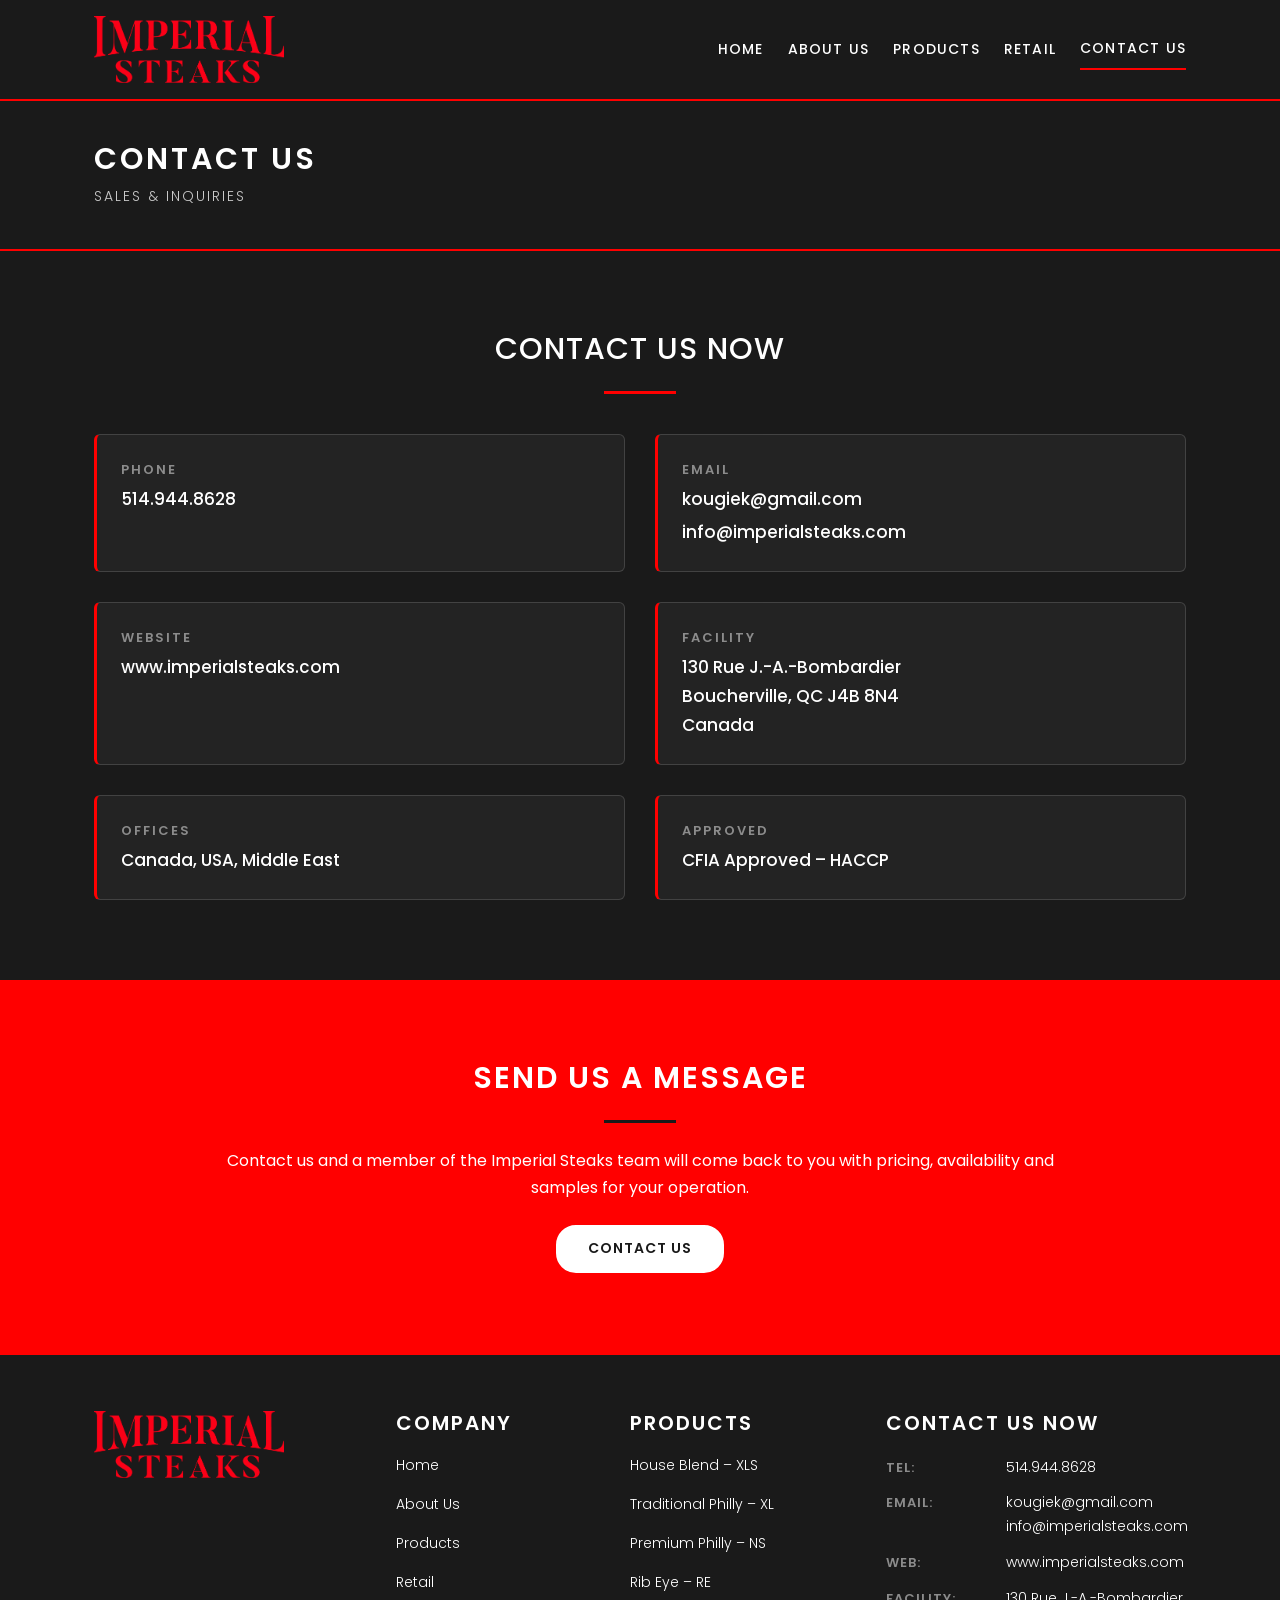
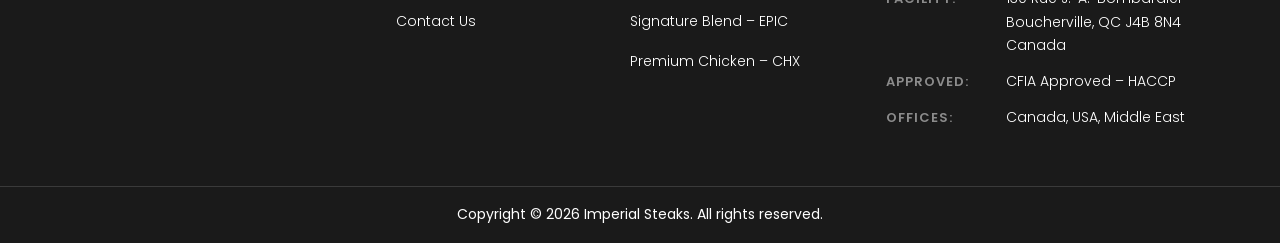
<file: contact.html>
<!DOCTYPE html>
<html lang="en">
<head>
  <meta charset="utf-8">
  <meta name="viewport" content="width=device-width, initial-scale=1">
  <title>Contact Us | Imperial Steaks</title>
  <meta name="description" content="Contact Imperial Steaks at info@imperialsteaks.com. Based in Boucherville, QC, with offices in Canada, the USA and the Middle East. Foodservice and retail enquiries.">
  <link rel="icon" href="assets/images/favicon.svg" type="image/svg+xml">
  <link rel="preconnect" href="https://fonts.googleapis.com">
  <link rel="preconnect" href="https://fonts.gstatic.com" crossorigin>
  <link rel="stylesheet" href="https://fonts.googleapis.com/css2?family=Poppins:wght@300;400;500;600&amp;family=Oswald:wght@300;400;500&amp;family=Bodoni+Moda:wght@700;800&amp;display=swap">
  <link rel="stylesheet" href="assets/css/global.css">
  <link rel="stylesheet" href="assets/css/components.css">
  <link rel="stylesheet" href="assets/css/animations.css">
</head>
<body>

<a class="skip-link" href="#main">Skip to main content</a>

<!-- ==========================================================================
     Elementor template: Site Header  (Theme Builder > Header)
     ======================================================================= -->
<header class="imperial-header">
  <div class="imperial-header__inner container">

    <a class="imperial-header__brand" href="index.html" aria-label="Imperial Steaks - home">
      <img class="imperial-header__logo" src="assets/images/logo.png" alt="Imperial Steaks" width="970" height="343">
    </a>

    <button class="imperial-nav-toggle" type="button" aria-expanded="false" aria-controls="primary-menu">
      <span class="imperial-nav-toggle__bar"></span>
      <span class="imperial-nav-toggle__bar"></span>
      <span class="imperial-nav-toggle__bar"></span>
      <span class="sr-only">Main menu</span>
    </button>

    <nav class="imperial-nav" aria-label="Primary">
      <ul class="imperial-nav__list" id="primary-menu">
        <li class="imperial-nav__item"><a class="imperial-nav__link" href="index.html">Home</a></li>
        <li class="imperial-nav__item"><a class="imperial-nav__link" href="about.html">About Us</a></li>
        <li class="imperial-nav__item"><a class="imperial-nav__link" href="products.html">Products</a></li>
        <li class="imperial-nav__item"><a class="imperial-nav__link" href="retail.html">Retail</a></li>
        <li class="imperial-nav__item"><a class="imperial-nav__link is-current" href="contact.html" aria-current="page">Contact Us</a></li>
      </ul>
    </nav>

  </div>
</header>

<main id="main">

  <!-- ========================================================================
       Elementor section: Contact Page Banner
       Container (background Matte Black) > Heading widget
       Client revision: title is just "Contact Us" and smaller, with the
       subtitle "Sales & Inquiries".
       ===================================================================== -->
  <section class="imperial-banner imperial-banner--sm">
    <div class="container">
      <h1 class="imperial-banner__title" data-reveal="down">Contact Us</h1>
      <p class="imperial-banner__subtitle">Sales &amp; Inquiries</p>
    </div>
  </section>

  <!-- ========================================================================
       Elementor section: Contact Details
       Container (background Matte Black) > Container (grid, 2 columns)
         > Icon Box widget per detail
       ----------------------------------------------------------------------
       Client revision: the old dark boxes with thin red lines are gone. The
       section is matte black and every card is solid red with white text - one
       uniform treatment. The "IS" monogram image on the right has been removed.
       ===================================================================== -->
  <section class="section" aria-labelledby="contact-details-heading">
    <div class="container">

      <div class="section__head" data-reveal="up">
        <h2 class="section__title" id="contact-details-heading">Contact us now</h2>
        <hr class="imperial-rule imperial-rule--center">
      </div>

      <div class="grid grid--2">

        <div class="imperial-contact-card" data-reveal="up" data-reveal-delay="1">
          <p class="imperial-contact-card__label">Phone</p>
          <p class="imperial-contact-card__value"><a href="tel:+15149448628">514.944.8628</a></p>
        </div>

        <div class="imperial-contact-card" data-reveal="up" data-reveal-delay="2">
          <p class="imperial-contact-card__label">Email</p>
          <p class="imperial-contact-card__value"><a href="mailto:kougiek@gmail.com">kougiek@gmail.com</a></p>
          <p class="imperial-contact-card__value"><a href="mailto:info@imperialsteaks.com">info@imperialsteaks.com</a></p>
        </div>

        <div class="imperial-contact-card" data-reveal="up" data-reveal-delay="3">
          <p class="imperial-contact-card__label">Website</p>
          <p class="imperial-contact-card__value"><a href="https://www.imperialsteaks.com/">www.imperialsteaks.com</a></p>
        </div>

        <div class="imperial-contact-card" data-reveal="up" data-reveal-delay="1">
          <p class="imperial-contact-card__label">Facility</p>
          <p class="imperial-contact-card__value">130 Rue J.-A.-Bombardier<br>Boucherville, QC J4B&nbsp;8N4<br>Canada</p>
        </div>

        <div class="imperial-contact-card" data-reveal="up" data-reveal-delay="2">
          <p class="imperial-contact-card__label">Offices</p>
          <p class="imperial-contact-card__value">Canada, USA, Middle East</p>
        </div>

        <div class="imperial-contact-card" data-reveal="up" data-reveal-delay="3">
          <p class="imperial-contact-card__label">Approved</p>
          <p class="imperial-contact-card__value">CFIA Approved &ndash; HACCP</p>
        </div>

      </div>
    </div>
  </section>

  <!-- ========================================================================
       Elementor section: Send Us a Message
       Container (background Brand Red) > Heading + Text Editor + Button widgets
       ----------------------------------------------------------------------
       AUDIT NOTE: the old site shows a "send us a message" heading with no
       working form behind it. No fake form has been built here. At migration,
       drop an Elementor Form widget (Pro) or a WPForms/Contact Form 7 shortcode
       into this Container and route submissions to info@imperialsteaks.com.
       ===================================================================== -->
  <section class="section section--red" aria-labelledby="message-heading">
    <div class="container container--narrow text-center">

      <h2 class="imperial-cta__title" id="message-heading">Send us a message</h2>
      <hr class="imperial-rule imperial-rule--center imperial-rule--black">
      <p class="imperial-cta__text">Contact us and a member of the Imperial Steaks team will come back to you with
        pricing, availability and samples for your operation.</p>

      <div class="btn-row" data-reveal="up">
        <a class="btn btn--primary" href="mailto:info@imperialsteaks.com">Contact us</a>
      </div>

    </div>
  </section>

</main>

<!-- ==========================================================================
     Elementor template: Site Footer  (Theme Builder > Footer)
     ======================================================================= -->
<footer class="imperial-footer">

  <div class="imperial-footer__top container">
    <div class="imperial-footer__grid">

      <div class="imperial-footer__col" data-reveal="up" data-reveal-delay="1">
        <img class="imperial-footer__logo" src="assets/images/logo.png" alt="Imperial Steaks" width="970" height="343">
      </div>

      <div class="imperial-footer__col" data-reveal="up" data-reveal-delay="2">
        <h2 class="imperial-footer__title">Company</h2>
        <ul class="imperial-footer__list">
          <li><a class="imperial-footer__link" href="index.html">Home</a></li>
          <li><a class="imperial-footer__link" href="about.html">About Us</a></li>
          <li><a class="imperial-footer__link" href="products.html">Products</a></li>
          <li><a class="imperial-footer__link" href="retail.html">Retail</a></li>
          <li><a class="imperial-footer__link" href="contact.html">Contact Us</a></li>
        </ul>
      </div>

      <div class="imperial-footer__col" data-reveal="up" data-reveal-delay="3">
        <h2 class="imperial-footer__title">Products</h2>
        <ul class="imperial-footer__list">
          <li><a class="imperial-footer__link" href="products.html#xls">House Blend &ndash; XLS</a></li>
          <li><a class="imperial-footer__link" href="products.html#xl">Traditional Philly &ndash; XL</a></li>
          <li><a class="imperial-footer__link" href="products.html#ns">Premium Philly &ndash; NS</a></li>
          <li><a class="imperial-footer__link" href="products.html#re">Rib Eye &ndash; RE</a></li>
          <li><a class="imperial-footer__link" href="products.html#epic">Signature Blend &ndash; EPIC</a></li>
          <li><a class="imperial-footer__link" href="products.html#chx">Premium Chicken &ndash; CHX</a></li>
        </ul>
      </div>

      <div class="imperial-footer__col" data-reveal="up" data-reveal-delay="4">
        <h2 class="imperial-footer__title">Contact us now</h2>
        <ul class="imperial-footer__contact">
          <li class="imperial-footer__contact-item">
            <span class="imperial-footer__contact-label">Tel:</span>
            <a href="tel:+15149448628">514.944.8628</a>
          </li>
          <li class="imperial-footer__contact-item">
            <span class="imperial-footer__contact-label">Email:</span>
            <span class="imperial-footer__values">
              <a href="mailto:kougiek@gmail.com">kougiek@gmail.com</a>
              <a href="mailto:info@imperialsteaks.com">info@imperialsteaks.com</a>
            </span>
          </li>
          <li class="imperial-footer__contact-item">
            <span class="imperial-footer__contact-label">Web:</span>
            <a href="https://www.imperialsteaks.com/">www.imperialsteaks.com</a>
          </li>
          <li class="imperial-footer__contact-item">
            <span class="imperial-footer__contact-label">Facility:</span>
            <span class="imperial-footer__address">130 Rue J.-A.-Bombardier<br>Boucherville, QC J4B&nbsp;8N4<br>Canada</span>
          </li>
          <li class="imperial-footer__contact-item">
            <span class="imperial-footer__contact-label">Approved:</span>
            <span>CFIA Approved &ndash; HACCP</span>
          </li>
          <li class="imperial-footer__contact-item">
            <span class="imperial-footer__contact-label">Offices:</span>
            <span>Canada, USA, Middle East</span>
          </li>
        </ul>
      </div>

    </div>
  </div>

  <div class="imperial-footer__bottom">
    <div class="container">
      <p class="imperial-footer__copyright">Copyright &copy; 2026 Imperial Steaks. All rights reserved.</p>
    </div>
  </div>

</footer>

<!-- Elementor widget: Back to Top -->
<button class="imperial-to-top" type="button" aria-label="Back to top">
  <svg viewBox="0 0 24 24" width="18" height="18" aria-hidden="true" focusable="false">
    <path d="M12 19 V6 M5.5 12.5 L12 6 L18.5 12.5" fill="none" stroke="currentColor"
          stroke-width="2" stroke-linecap="round" stroke-linejoin="round"/>
  </svg>
</button>

<script src="assets/js/main.js"></script>
</body>
</html>
</file>
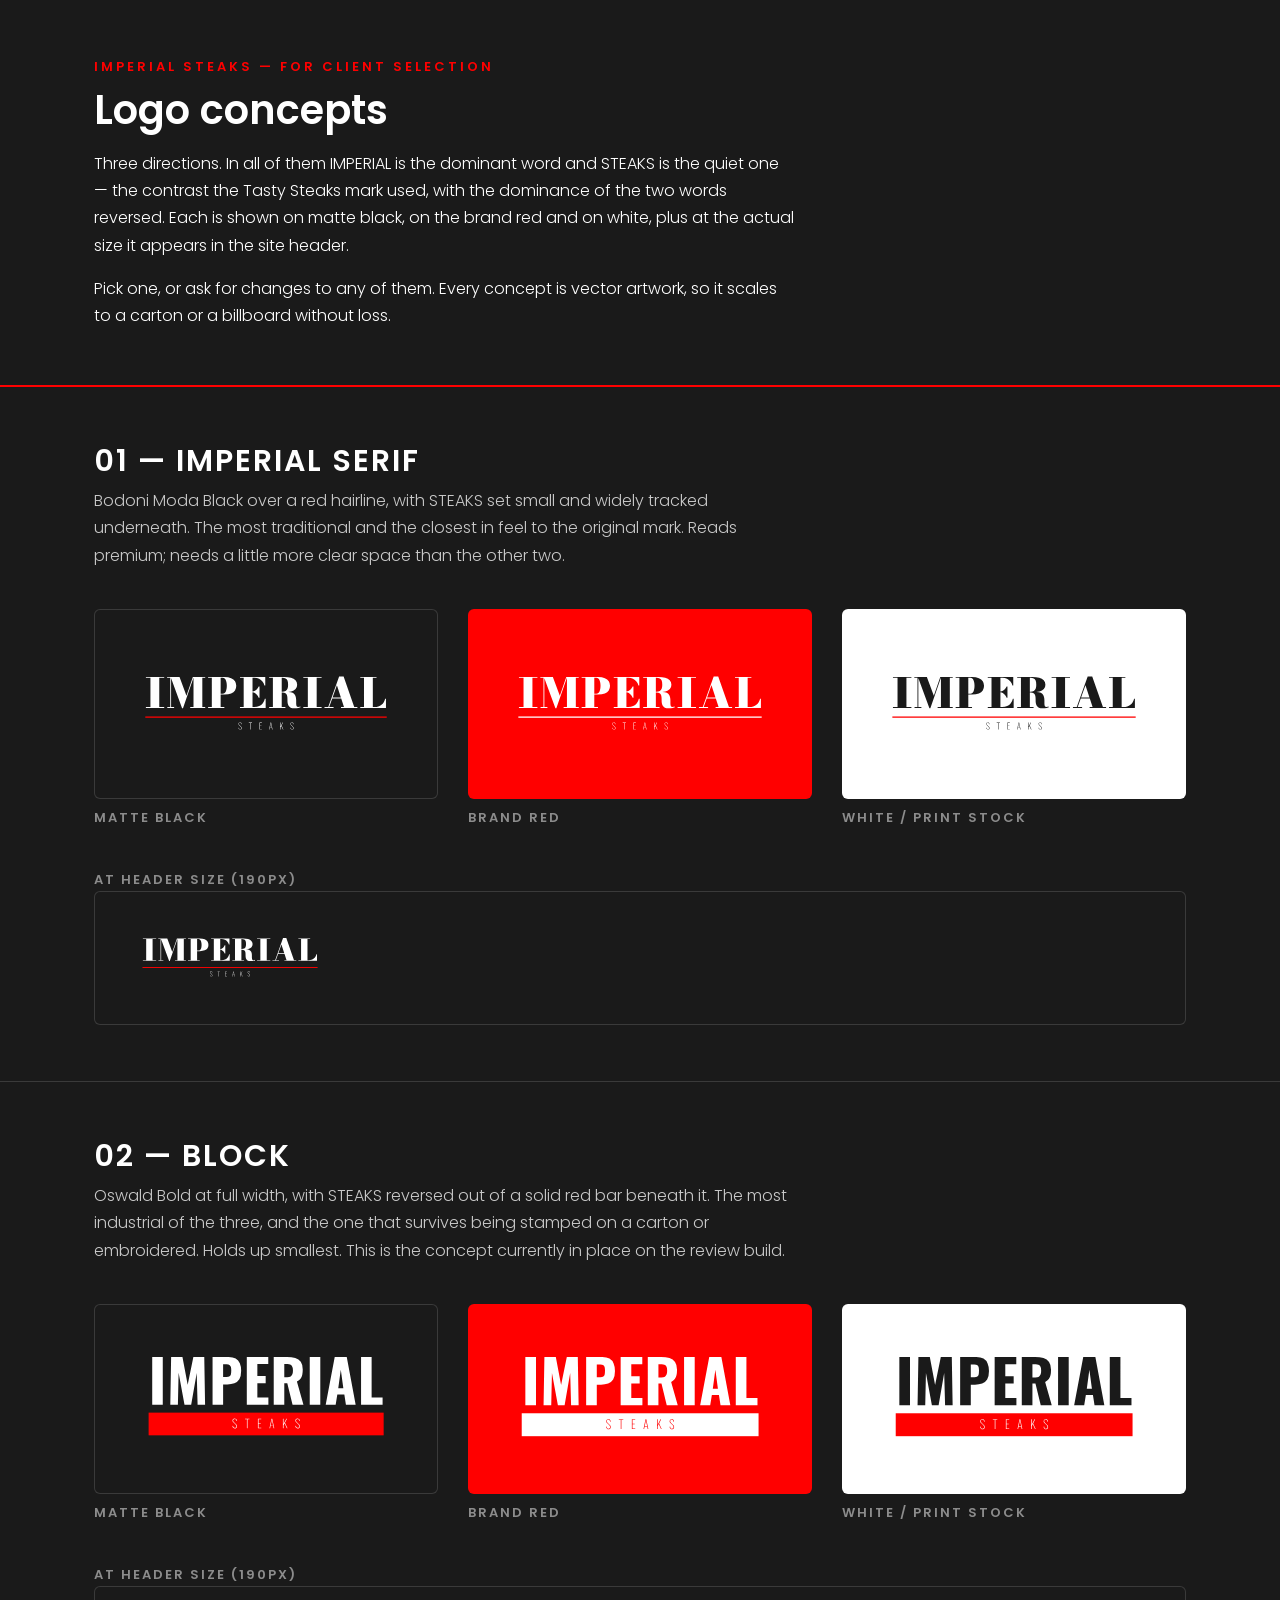
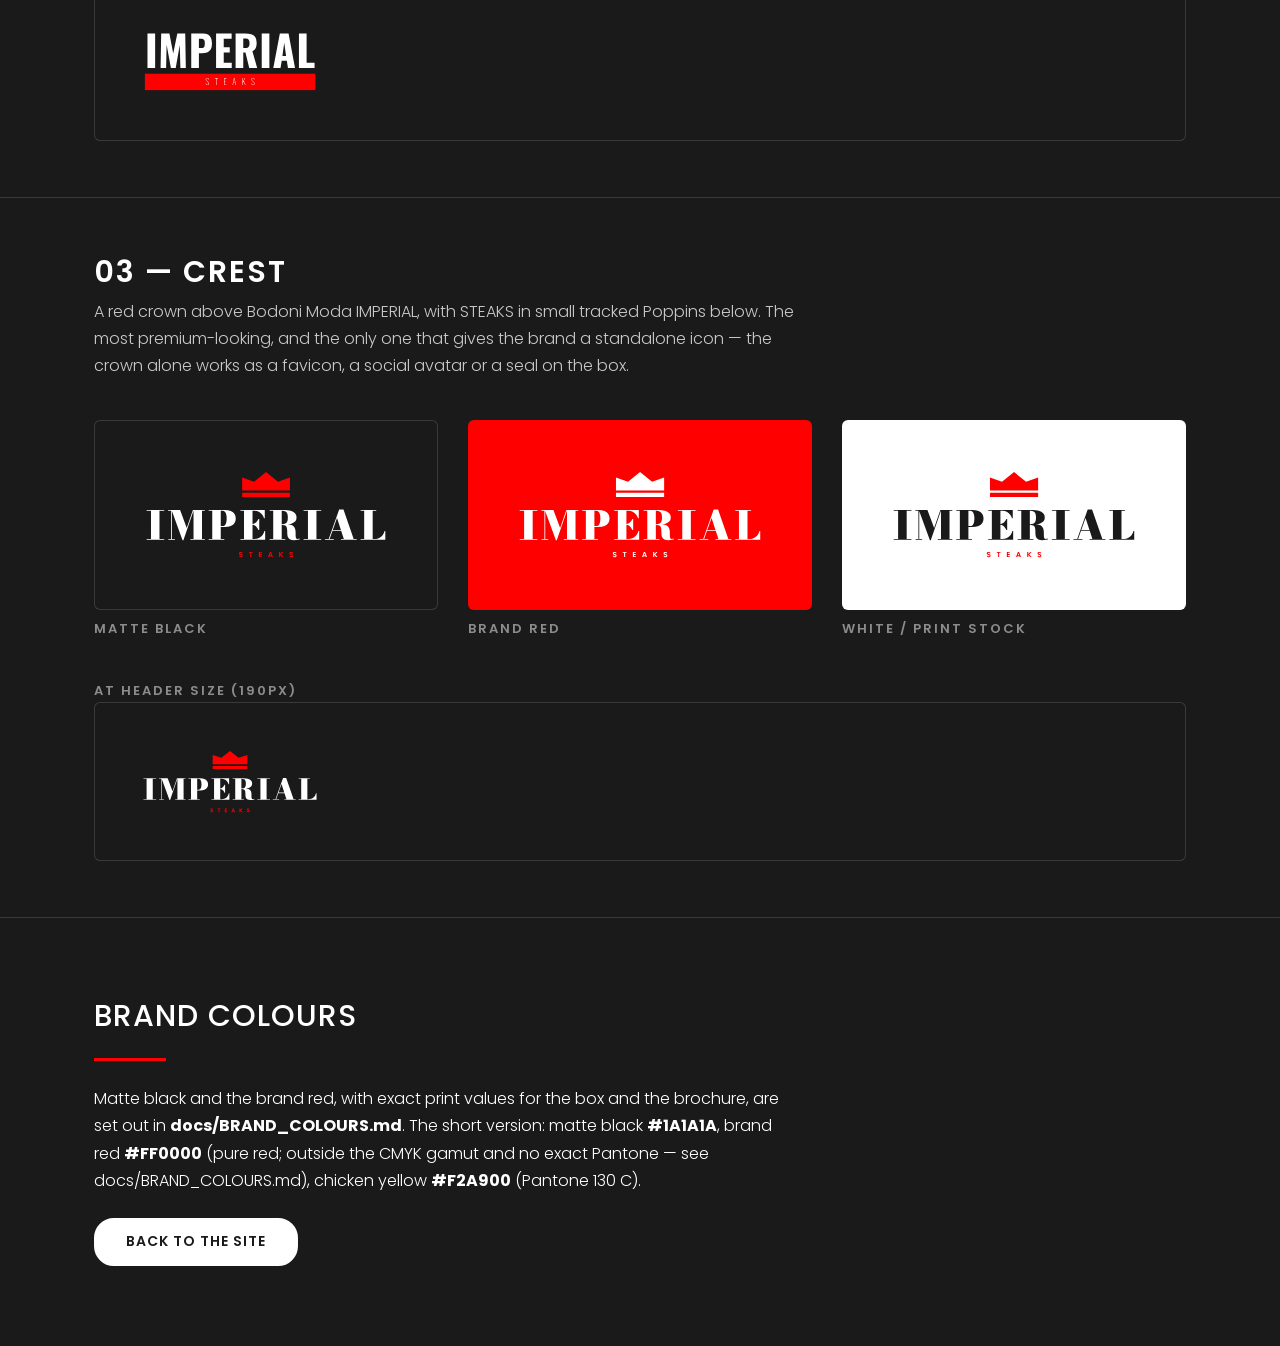
<file: logo-concepts.html>
<!DOCTYPE html>
<html lang="en">
<head>
  <meta charset="utf-8">
  <meta name="viewport" content="width=device-width, initial-scale=1">
  <title>Logo Concepts | Imperial Steaks</title>
  <meta name="description" content="Three Imperial Steaks logo concepts for client selection, shown on matte black, brand red and white.">
  <meta name="robots" content="noindex, nofollow">
  <link rel="icon" href="assets/images/favicon.svg" type="image/svg+xml">
  <link rel="preconnect" href="https://fonts.googleapis.com">
  <link rel="preconnect" href="https://fonts.gstatic.com" crossorigin>
  <link rel="stylesheet" href="https://fonts.googleapis.com/css2?family=Poppins:wght@300;400;500;600&amp;family=Oswald:wght@300;400;500&amp;family=Bodoni+Moda:wght@700;800&amp;display=swap">
  <link rel="stylesheet" href="assets/css/global.css">
  <link rel="stylesheet" href="assets/css/components.css">

  <!-- Page-specific layout. This is an internal review sheet, not a site page,
       so it carries its own small stylesheet rather than adding components
       that the live site would never use. -->
  <style>
    .lc-head { padding-block: var(--is-space-xl); border-bottom: 2px solid var(--is-red); }

    .lc-concept { padding-block: var(--is-space-xl); border-bottom: 1px solid var(--is-hairline); }

    .lc-concept__name {
      margin: 0 0 var(--is-space-xs);
      color: var(--is-white);
      font-size: var(--is-size-h2);
      letter-spacing: 2px;
    }

    .lc-concept__note { max-width: 70ch; margin-bottom: var(--is-space-lg); }

    .lc-swatches { display: grid; grid-template-columns: repeat(3, 1fr); gap: var(--is-gap-grid); }

    .lc-plate {
      display: flex;
      align-items: center;
      justify-content: center;
      min-height: 190px;
      padding: var(--is-space-lg);
      border-radius: var(--is-radius-sm);
    }

    .lc-plate img { width: 100%; max-width: 280px; }

    .lc-plate--black { background-color: var(--is-black); border: 1px solid var(--is-hairline); }
    .lc-plate--red   { background-color: var(--is-red); }
    .lc-plate--white { background-color: var(--is-white); }

    .lc-caption {
      margin: var(--is-space-xs) 0 0;
      color: var(--is-grey-muted);
      font-size: var(--is-size-eyebrow);
      font-weight: 600;
      letter-spacing: 2px;
      text-transform: uppercase;
    }

    /* Smallest real-world use: the site header, at 190px wide. */
    .lc-small { margin-top: var(--is-space-lg); }
    .lc-small img { width: 190px; }

    @media (max-width: 767px) {
      .lc-swatches { grid-template-columns: 1fr; }
    }
  </style>
</head>
<body>

<main id="main">

  <section class="lc-head">
    <div class="container">
      <p class="imperial-intro__eyebrow">Imperial Steaks &mdash; for client selection</p>
      <h1>Logo concepts</h1>
      <p class="imperial-intro__text" style="max-width: 70ch;">Three directions. In all of them IMPERIAL is the
        dominant word and STEAKS is the quiet one &mdash; the contrast the Tasty Steaks mark used, with the dominance
        of the two words reversed. Each is shown on matte black, on the brand red and on white, plus at the actual
        size it appears in the site header.</p>
      <p class="imperial-intro__text" style="max-width: 70ch;">Pick one, or ask for changes to any of them. Every
        concept is vector artwork, so it scales to a carton or a billboard without loss.</p>
    </div>
  </section>

  <!-- Concept 1 -->
  <section class="lc-concept">
    <div class="container">
      <h2 class="lc-concept__name">01 &mdash; Imperial Serif</h2>
      <p class="lc-concept__note">Bodoni Moda Black over a red hairline, with STEAKS set small and widely tracked
        underneath. The most traditional and the closest in feel to the original mark. Reads premium; needs a little
        more clear space than the other two.</p>

      <div class="lc-swatches">
        <div>
          <div class="lc-plate lc-plate--black"><img src="assets/images/logo-concept-1.svg" alt="Concept 1 on matte black" width="612" height="168"></div>
          <p class="lc-caption">Matte black</p>
        </div>
        <div>
          <div class="lc-plate lc-plate--red"><img src="assets/images/logo-concept-1-onred.svg" alt="Concept 1 on brand red" width="612" height="168"></div>
          <p class="lc-caption">Brand red</p>
        </div>
        <div>
          <div class="lc-plate lc-plate--white"><img src="assets/images/logo-concept-1-onlight.svg" alt="Concept 1 on white" width="612" height="168"></div>
          <p class="lc-caption">White / print stock</p>
        </div>
      </div>

      <div class="lc-small">
        <p class="lc-caption">At header size (190px)</p>
        <div class="lc-plate lc-plate--black" style="min-height: 0; justify-content: flex-start;">
          <img src="assets/images/logo-concept-1.svg" alt="Concept 1 at header size" width="612" height="168">
        </div>
      </div>
    </div>
  </section>

  <!-- Concept 2 -->
  <section class="lc-concept">
    <div class="container">
      <h2 class="lc-concept__name">02 &mdash; Block</h2>
      <p class="lc-concept__note">Oswald Bold at full width, with STEAKS reversed out of a solid red bar beneath it.
        The most industrial of the three, and the one that survives being stamped on a carton or embroidered. Holds up
        smallest. This is the concept currently in place on the review build.</p>

      <div class="lc-swatches">
        <div>
          <div class="lc-plate lc-plate--black"><img src="assets/images/logo-concept-2.svg" alt="Concept 2 on matte black" width="462" height="178"></div>
          <p class="lc-caption">Matte black</p>
        </div>
        <div>
          <div class="lc-plate lc-plate--red"><img src="assets/images/logo-concept-2-onred.svg" alt="Concept 2 on brand red" width="462" height="178"></div>
          <p class="lc-caption">Brand red</p>
        </div>
        <div>
          <div class="lc-plate lc-plate--white"><img src="assets/images/logo-concept-2-onlight.svg" alt="Concept 2 on white" width="462" height="178"></div>
          <p class="lc-caption">White / print stock</p>
        </div>
      </div>

      <div class="lc-small">
        <p class="lc-caption">At header size (190px)</p>
        <div class="lc-plate lc-plate--black" style="min-height: 0; justify-content: flex-start;">
          <img src="assets/images/logo-concept-2.svg" alt="Concept 2 at header size" width="462" height="178">
        </div>
      </div>
    </div>
  </section>

  <!-- Concept 3 -->
  <section class="lc-concept">
    <div class="container">
      <h2 class="lc-concept__name">03 &mdash; Crest</h2>
      <p class="lc-concept__note">A red crown above Bodoni Moda IMPERIAL, with STEAKS in small tracked Poppins below.
        The most premium-looking, and the only one that gives the brand a standalone icon &mdash; the crown alone works
        as a favicon, a social avatar or a seal on the box.</p>

      <div class="lc-swatches">
        <div>
          <div class="lc-plate lc-plate--black"><img src="assets/images/logo-concept-3.svg" alt="Concept 3 on matte black" width="570" height="232"></div>
          <p class="lc-caption">Matte black</p>
        </div>
        <div>
          <div class="lc-plate lc-plate--red"><img src="assets/images/logo-concept-3-onred.svg" alt="Concept 3 on brand red" width="570" height="232"></div>
          <p class="lc-caption">Brand red</p>
        </div>
        <div>
          <div class="lc-plate lc-plate--white"><img src="assets/images/logo-concept-3-onlight.svg" alt="Concept 3 on white" width="570" height="232"></div>
          <p class="lc-caption">White / print stock</p>
        </div>
      </div>

      <div class="lc-small">
        <p class="lc-caption">At header size (190px)</p>
        <div class="lc-plate lc-plate--black" style="min-height: 0; justify-content: flex-start;">
          <img src="assets/images/logo-concept-3.svg" alt="Concept 3 at header size" width="570" height="232">
        </div>
      </div>
    </div>
  </section>

  <section class="section">
    <div class="container">
      <h2 class="section__title">Brand colours</h2>
      <hr class="imperial-rule">
      <p class="imperial-intro__text" style="max-width: 70ch;">Matte black and the brand red, with exact print values
        for the box and the brochure, are set out in <strong>docs/BRAND_COLOURS.md</strong>. The short version:
        matte black <strong>#1A1A1A</strong>, brand red <strong>#FF0000</strong> (pure red; outside the CMYK gamut and no exact Pantone — see docs/BRAND_COLOURS.md), chicken yellow
        <strong>#F2A900</strong> (Pantone 130 C).</p>
      <div class="btn-row btn-row--start u-mt-md">
        <a class="btn btn--primary" href="index.html">Back to the site</a>
      </div>
    </div>
  </section>

</main>

</body>
</html>
</file>
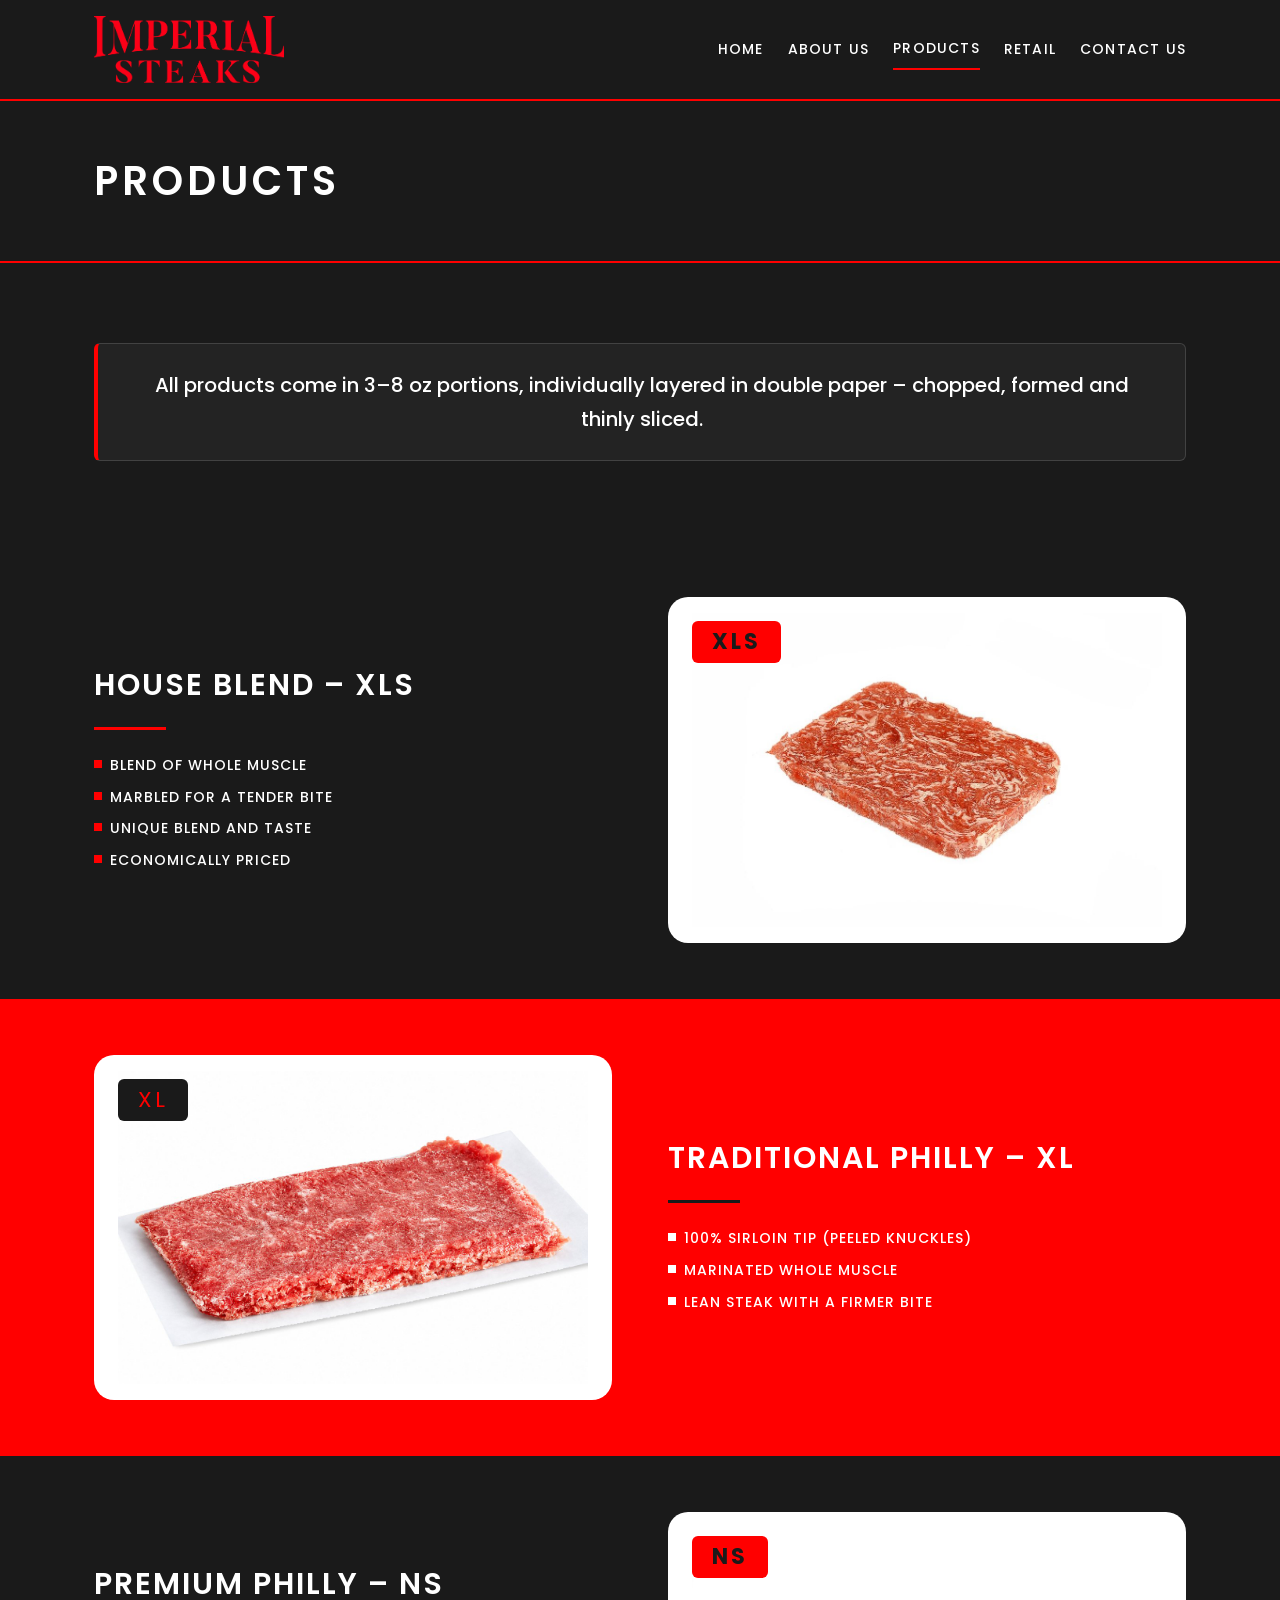
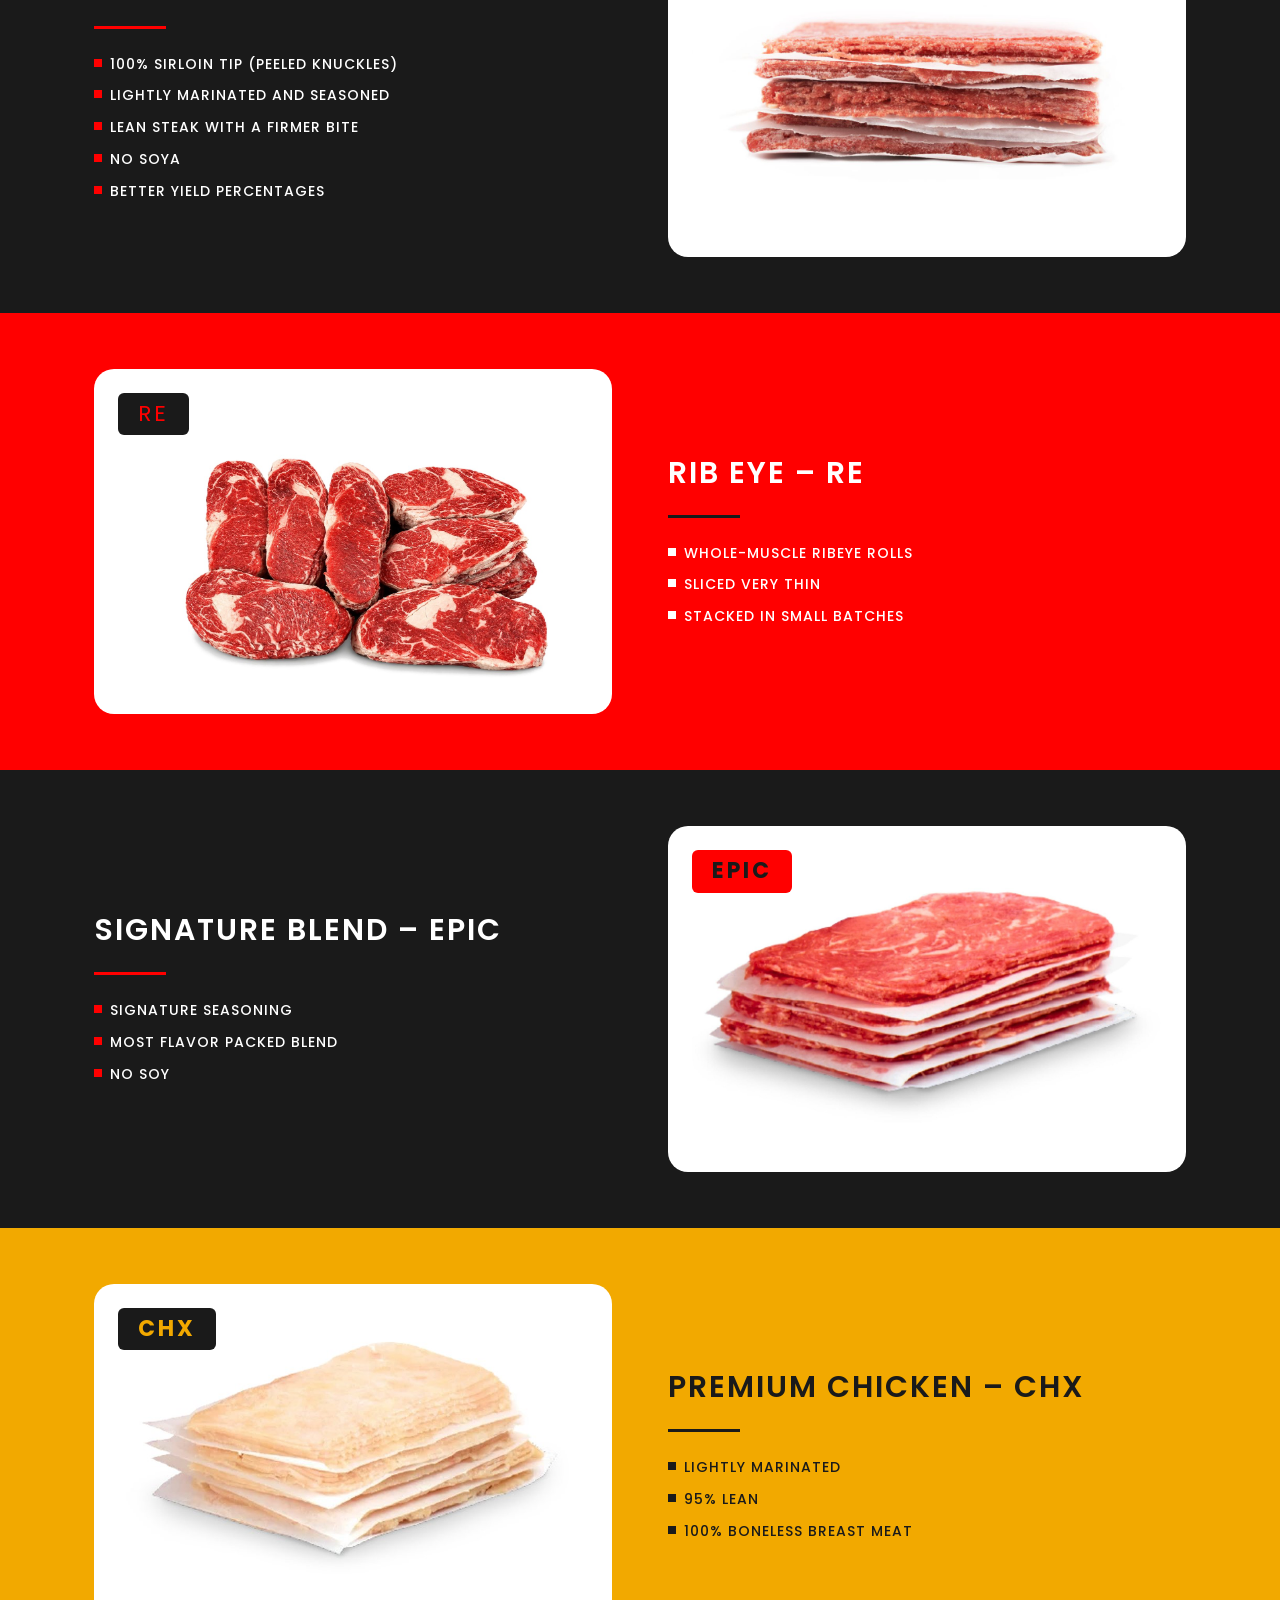
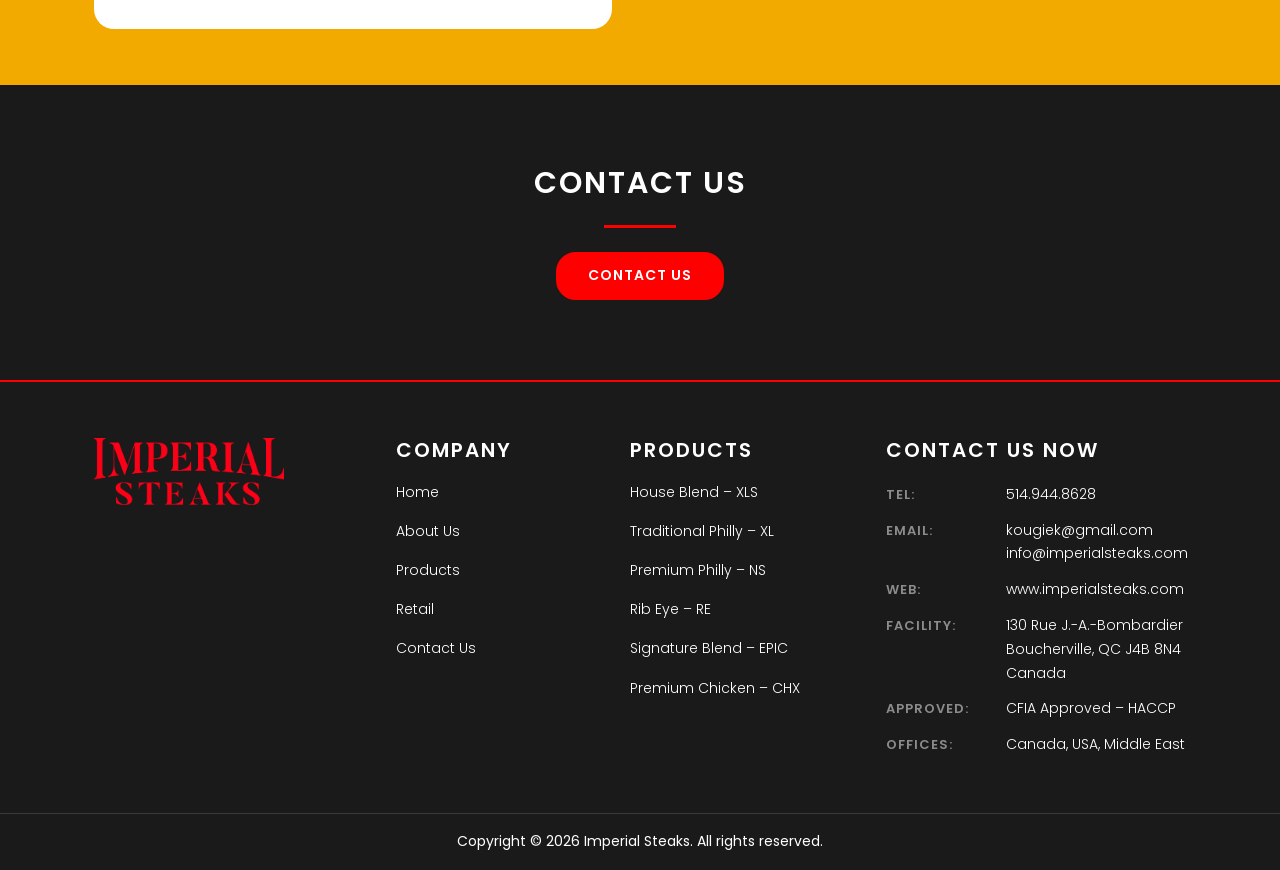
<file: products.html>
<!DOCTYPE html>
<html lang="en">
<head>
  <meta charset="utf-8">
  <meta name="viewport" content="width=device-width, initial-scale=1">
  <title>Products | Imperial Steaks</title>
  <meta name="description" content="Imperial Steaks thin-sliced Philly steak products: House Blend XLS, Traditional Philly XL, Premium Philly NS, Rib Eye RE, Signature Blend EPIC and Premium Chicken CHX.">
  <link rel="icon" href="assets/images/favicon.svg" type="image/svg+xml">
  <link rel="preconnect" href="https://fonts.googleapis.com">
  <link rel="preconnect" href="https://fonts.gstatic.com" crossorigin>
  <link rel="stylesheet" href="https://fonts.googleapis.com/css2?family=Poppins:wght@300;400;500;600&amp;family=Oswald:wght@300;400;500&amp;family=Bodoni+Moda:wght@700;800&amp;display=swap">
  <link rel="stylesheet" href="assets/css/global.css">
  <link rel="stylesheet" href="assets/css/components.css">
  <link rel="stylesheet" href="assets/css/animations.css">
</head>
<body>

<a class="skip-link" href="#main">Skip to main content</a>

<!-- ==========================================================================
     Elementor template: Site Header  (Theme Builder > Header)
     ======================================================================= -->
<header class="imperial-header">
  <div class="imperial-header__inner container">

    <a class="imperial-header__brand" href="index.html" aria-label="Imperial Steaks - home">
      <img class="imperial-header__logo" src="assets/images/logo.png" alt="Imperial Steaks" width="970" height="343">
    </a>

    <button class="imperial-nav-toggle" type="button" aria-expanded="false" aria-controls="primary-menu">
      <span class="imperial-nav-toggle__bar"></span>
      <span class="imperial-nav-toggle__bar"></span>
      <span class="imperial-nav-toggle__bar"></span>
      <span class="sr-only">Main menu</span>
    </button>

    <nav class="imperial-nav" aria-label="Primary">
      <ul class="imperial-nav__list" id="primary-menu">
        <li class="imperial-nav__item"><a class="imperial-nav__link" href="index.html">Home</a></li>
        <li class="imperial-nav__item"><a class="imperial-nav__link" href="about.html">About Us</a></li>
        <li class="imperial-nav__item"><a class="imperial-nav__link is-current" href="products.html" aria-current="page">Products</a></li>
        <li class="imperial-nav__item"><a class="imperial-nav__link" href="retail.html">Retail</a></li>
        <li class="imperial-nav__item"><a class="imperial-nav__link" href="contact.html">Contact Us</a></li>
      </ul>
    </nav>

  </div>
</header>

<main id="main">

  <!-- ========================================================================
       Elementor section: Products Page Banner
       Container (background Matte Black) > Heading widget
       ===================================================================== -->
  <section class="imperial-banner">
    <div class="container">
      <h1 class="imperial-banner__title" data-reveal="down">Products</h1>
    </div>
  </section>

  <!-- ========================================================================
       Elementor section: Shared Product Statement
       Container (background Matte Black) > Text Editor inside a bordered
       Container. Displayed once, above the range.
       ===================================================================== -->
  <section class="section">
    <div class="container">
      <div class="imperial-callout imperial-callout--center" data-reveal="up">
        <p class="imperial-callout__text">All products come in 3&ndash;8 oz portions, individually layered in double paper &ndash; chopped, formed and thinly sliced.</p>
      </div>
    </div>
  </section>

  <!-- ========================================================================
       PRODUCT ROWS
       One Container per product, flex row, alternating image side and
       alternating background: matte black / brand red, with the chicken row
       on yellow.

       Content rule from the client: bullets only. The intro sentences that
       used to sit above each list have been removed, because they repeated the
       bullets underneath. Where a product is made from sirloin tip, that is
       always the first bullet.

       CLIENT PHOTOGRAPHY, supplied Oct 16. All six slots now hold a real
       photograph; the dashed placeholders moved to assets/images/_withdrawn/.
       The slot is 3:2 and the CSS crops with object-fit: cover, so the files
       differ in pixel size - the width/height attributes carry each file's own
       intrinsic size. XL and NS came off phone screengrabs of the client's dev
       site and are the two lowest-resolution files in the set; ask for the
       originals. XLS and EPIC had no file of their own in the drop - the two
       unlabelled beef shots were assigned to them and still need the client's
       word. See docs/IMAGE_REPLACEMENT_LIST.md section 4.
       ===================================================================== -->

  <!-- Product - HOUSE BLEND - XLS ------------------------------------------ -->
  <section class="imperial-product-row" id="xls" aria-labelledby="xls-heading">
    <div class="container">
      <div class="split">

        <div class="split__col" data-reveal="up">
          <h2 class="imperial-product-row__title" id="xls-heading">House Blend &ndash; XLS</h2>
          <hr class="imperial-rule">
          <ul class="imperial-speclist">
            <li class="imperial-speclist__item"><span class="imperial-speclist__marker" aria-hidden="true"></span>Blend of whole muscle</li>
            <li class="imperial-speclist__item"><span class="imperial-speclist__marker" aria-hidden="true"></span>Marbled for a tender bite</li>
            <li class="imperial-speclist__item"><span class="imperial-speclist__marker" aria-hidden="true"></span>Unique blend and taste</li>
            <li class="imperial-speclist__item"><span class="imperial-speclist__marker" aria-hidden="true"></span>Economically priced</li>
          </ul>
        </div>

        <div class="split__col" data-reveal="up">
          <div class="imperial-product-row__media">
            <img class="imperial-product-row__image" src="assets/images/product-xls.jpg" alt="House Blend XLS - a frozen portion of thinly sliced blended Philly steak" width="1000" height="667">
            <p class="imperial-product-row__code imperial-product-row__code--tl">XLS</p>
          </div>
        </div>

      </div>
    </div>
  </section>

  <!-- Product - TRADITIONAL PHILLY - XL ------------------------------------ -->
  <section class="imperial-product-row section--red" id="xl" aria-labelledby="xl-heading">
    <div class="container">
      <div class="split split--reverse">

        <div class="split__col" data-reveal="up">
          <h2 class="imperial-product-row__title" id="xl-heading">Traditional Philly &ndash; XL</h2>
          <hr class="imperial-rule imperial-rule--black">
          <ul class="imperial-speclist">
            <li class="imperial-speclist__item"><span class="imperial-speclist__marker" aria-hidden="true"></span>100% sirloin tip (peeled knuckles)</li>
            <li class="imperial-speclist__item"><span class="imperial-speclist__marker" aria-hidden="true"></span>Marinated whole muscle</li>
            <li class="imperial-speclist__item"><span class="imperial-speclist__marker" aria-hidden="true"></span>Lean steak with a firmer bite</li>
          </ul>
        </div>

        <div class="split__col" data-reveal="up">
          <div class="imperial-product-row__media">
            <img class="imperial-product-row__image" src="assets/images/product-xl.jpg" alt="Traditional Philly XL - a frozen sheet of marinated sirloin tip Philly steak on parchment" width="1200" height="800">
            <p class="imperial-product-row__code imperial-product-row__code--tl">XL</p>
          </div>
        </div>

      </div>
    </div>
  </section>

  <!-- Product - PREMIUM PHILLY - NS ---------------------------------------- -->
  <section class="imperial-product-row" id="ns" aria-labelledby="ns-heading">
    <div class="container">
      <div class="split">

        <div class="split__col" data-reveal="up">
          <h2 class="imperial-product-row__title" id="ns-heading">Premium Philly &ndash; NS</h2>
          <hr class="imperial-rule">
          <ul class="imperial-speclist">
            <li class="imperial-speclist__item"><span class="imperial-speclist__marker" aria-hidden="true"></span>100% sirloin tip (peeled knuckles)</li>
            <li class="imperial-speclist__item"><span class="imperial-speclist__marker" aria-hidden="true"></span>Lightly marinated and seasoned</li>
            <li class="imperial-speclist__item"><span class="imperial-speclist__marker" aria-hidden="true"></span>Lean steak with a firmer bite</li>
            <li class="imperial-speclist__item"><span class="imperial-speclist__marker" aria-hidden="true"></span>No soya</li>
            <li class="imperial-speclist__item"><span class="imperial-speclist__marker" aria-hidden="true"></span>Better yield percentages</li>
          </ul>
        </div>

        <div class="split__col" data-reveal="up">
          <div class="imperial-product-row__media">
            <img class="imperial-product-row__image" src="assets/images/product-ns.jpg" alt="Premium Philly NS - frozen sheets of sliced sirloin tip Philly steak, interleaved with parchment" width="1200" height="800">
            <p class="imperial-product-row__code imperial-product-row__code--tl">NS</p>
          </div>
        </div>

      </div>
    </div>
  </section>

  <!-- Product - RIB EYE - RE ----------------------------------------------- -->
  <section class="imperial-product-row section--red" id="re" aria-labelledby="re-heading">
    <div class="container">
      <div class="split split--reverse">

        <div class="split__col" data-reveal="up">
          <h2 class="imperial-product-row__title" id="re-heading">Rib Eye &ndash; RE</h2>
          <hr class="imperial-rule imperial-rule--black">
          <ul class="imperial-speclist">
            <li class="imperial-speclist__item"><span class="imperial-speclist__marker" aria-hidden="true"></span>Whole-muscle ribeye rolls</li>
            <li class="imperial-speclist__item"><span class="imperial-speclist__marker" aria-hidden="true"></span>Sliced very thin</li>
            <li class="imperial-speclist__item"><span class="imperial-speclist__marker" aria-hidden="true"></span>Stacked in small batches</li>
          </ul>
        </div>

        <div class="split__col" data-reveal="up">
          <div class="imperial-product-row__media">
            <img class="imperial-product-row__image" src="assets/images/product-re.jpg" alt="Rib Eye RE - a stack of marbled rib eye steaks" width="1400" height="933">
            <p class="imperial-product-row__code imperial-product-row__code--tl">RE</p>
          </div>
        </div>

      </div>
    </div>
  </section>

  <!-- Product - SIGNATURE BLEND - EPIC ------------------------------------- -->
  <section class="imperial-product-row" id="epic" aria-labelledby="epic-heading">
    <div class="container">
      <div class="split">

        <div class="split__col" data-reveal="up">
          <h2 class="imperial-product-row__title" id="epic-heading">Signature Blend &ndash; EPIC</h2>
          <hr class="imperial-rule">
          <ul class="imperial-speclist">
            <li class="imperial-speclist__item"><span class="imperial-speclist__marker" aria-hidden="true"></span>Signature Seasoning</li>
            <li class="imperial-speclist__item"><span class="imperial-speclist__marker" aria-hidden="true"></span>Most flavor packed blend</li>
            <li class="imperial-speclist__item"><span class="imperial-speclist__marker" aria-hidden="true"></span>No Soy</li>
          </ul>
        </div>

        <div class="split__col" data-reveal="up">
          <div class="imperial-product-row__media">
            <img class="imperial-product-row__image" src="assets/images/product-epic.jpg" alt="Signature Blend EPIC - a stack of frozen sliced Signature Blend Philly steak, interleaved with parchment" width="1800" height="1200">
            <p class="imperial-product-row__code imperial-product-row__code--tl">EPIC</p>
          </div>
        </div>

      </div>
    </div>
  </section>

  <!-- Product - PREMIUM CHICKEN - CHX ---------------------------------------
       The chicken range carries the yellow scheme, as beef carries red+black.
       ===================================================================== -->
  <section class="imperial-product-row section--yellow" id="chx" aria-labelledby="chx-heading">
    <div class="container">
      <div class="split split--reverse">

        <div class="split__col" data-reveal="up">
          <h2 class="imperial-product-row__title" id="chx-heading">Premium Chicken &ndash; CHX</h2>
          <hr class="imperial-rule imperial-rule--black">
          <ul class="imperial-speclist">
            <li class="imperial-speclist__item"><span class="imperial-speclist__marker" aria-hidden="true"></span>Lightly marinated</li>
            <li class="imperial-speclist__item"><span class="imperial-speclist__marker" aria-hidden="true"></span>95% lean</li>
            <li class="imperial-speclist__item"><span class="imperial-speclist__marker" aria-hidden="true"></span>100% boneless breast meat</li>
          </ul>
        </div>

        <div class="split__col" data-reveal="up">
          <div class="imperial-product-row__media">
            <img class="imperial-product-row__image" src="assets/images/product-chx.jpg" alt="Premium Chicken CHX - a stack of frozen sliced chicken breast Philly steak, interleaved with parchment" width="900" height="600">
            <p class="imperial-product-row__code imperial-product-row__code--tl">CHX</p>
          </div>
        </div>

      </div>
    </div>
  </section>

  <!-- ========================================================================
       Elementor section: Products CTA
       Container (background Matte Black) > Heading + Text Editor + Buttons
       ----------------------------------------------------------------------
       FIXED: the buttons were being clipped in the previous build. The pills
       now cap at 100% width and wrap their labels (see .btn in components.css).
       The phone button is gone until the client supplies the new number.
       ===================================================================== -->
  <section class="section" aria-labelledby="products-cta-heading">
    <div class="container container--narrow text-center">
      <h2 class="imperial-cta__title" id="products-cta-heading">Contact Us</h2>
      <hr class="imperial-rule imperial-rule--center">
      <div class="btn-row" data-reveal="up">
        <a class="btn btn--accent" href="contact.html">Contact us</a>
      </div>
    </div>
  </section>

</main>

<!-- ==========================================================================
     Elementor template: Site Footer  (Theme Builder > Footer)
     ======================================================================= -->
<footer class="imperial-footer">

  <div class="imperial-footer__top container">
    <div class="imperial-footer__grid">

      <div class="imperial-footer__col" data-reveal="up" data-reveal-delay="1">
        <img class="imperial-footer__logo" src="assets/images/logo.png" alt="Imperial Steaks" width="970" height="343">
      </div>

      <div class="imperial-footer__col" data-reveal="up" data-reveal-delay="2">
        <h2 class="imperial-footer__title">Company</h2>
        <ul class="imperial-footer__list">
          <li><a class="imperial-footer__link" href="index.html">Home</a></li>
          <li><a class="imperial-footer__link" href="about.html">About Us</a></li>
          <li><a class="imperial-footer__link" href="products.html">Products</a></li>
          <li><a class="imperial-footer__link" href="retail.html">Retail</a></li>
          <li><a class="imperial-footer__link" href="contact.html">Contact Us</a></li>
        </ul>
      </div>

      <div class="imperial-footer__col" data-reveal="up" data-reveal-delay="3">
        <h2 class="imperial-footer__title">Products</h2>
        <ul class="imperial-footer__list">
          <li><a class="imperial-footer__link" href="products.html#xls">House Blend &ndash; XLS</a></li>
          <li><a class="imperial-footer__link" href="products.html#xl">Traditional Philly &ndash; XL</a></li>
          <li><a class="imperial-footer__link" href="products.html#ns">Premium Philly &ndash; NS</a></li>
          <li><a class="imperial-footer__link" href="products.html#re">Rib Eye &ndash; RE</a></li>
          <li><a class="imperial-footer__link" href="products.html#epic">Signature Blend &ndash; EPIC</a></li>
          <li><a class="imperial-footer__link" href="products.html#chx">Premium Chicken &ndash; CHX</a></li>
        </ul>
      </div>

      <div class="imperial-footer__col" data-reveal="up" data-reveal-delay="4">
        <h2 class="imperial-footer__title">Contact us now</h2>
        <ul class="imperial-footer__contact">
          <li class="imperial-footer__contact-item">
            <span class="imperial-footer__contact-label">Tel:</span>
            <a href="tel:+15149448628">514.944.8628</a>
          </li>
          <li class="imperial-footer__contact-item">
            <span class="imperial-footer__contact-label">Email:</span>
            <span class="imperial-footer__values">
              <a href="mailto:kougiek@gmail.com">kougiek@gmail.com</a>
              <a href="mailto:info@imperialsteaks.com">info@imperialsteaks.com</a>
            </span>
          </li>
          <li class="imperial-footer__contact-item">
            <span class="imperial-footer__contact-label">Web:</span>
            <a href="https://www.imperialsteaks.com/">www.imperialsteaks.com</a>
          </li>
          <li class="imperial-footer__contact-item">
            <span class="imperial-footer__contact-label">Facility:</span>
            <span class="imperial-footer__address">130 Rue J.-A.-Bombardier<br>Boucherville, QC J4B&nbsp;8N4<br>Canada</span>
          </li>
          <li class="imperial-footer__contact-item">
            <span class="imperial-footer__contact-label">Approved:</span>
            <span>CFIA Approved &ndash; HACCP</span>
          </li>
          <li class="imperial-footer__contact-item">
            <span class="imperial-footer__contact-label">Offices:</span>
            <span>Canada, USA, Middle East</span>
          </li>
        </ul>
      </div>

    </div>
  </div>

  <div class="imperial-footer__bottom">
    <div class="container">
      <p class="imperial-footer__copyright">Copyright &copy; 2026 Imperial Steaks. All rights reserved.</p>
    </div>
  </div>

</footer>

<!-- Elementor widget: Back to Top -->
<button class="imperial-to-top" type="button" aria-label="Back to top">
  <svg viewBox="0 0 24 24" width="18" height="18" aria-hidden="true" focusable="false">
    <path d="M12 19 V6 M5.5 12.5 L12 6 L18.5 12.5" fill="none" stroke="currentColor"
          stroke-width="2" stroke-linecap="round" stroke-linejoin="round"/>
  </svg>
</button>

<script src="assets/js/main.js"></script>
</body>
</html>
</file>
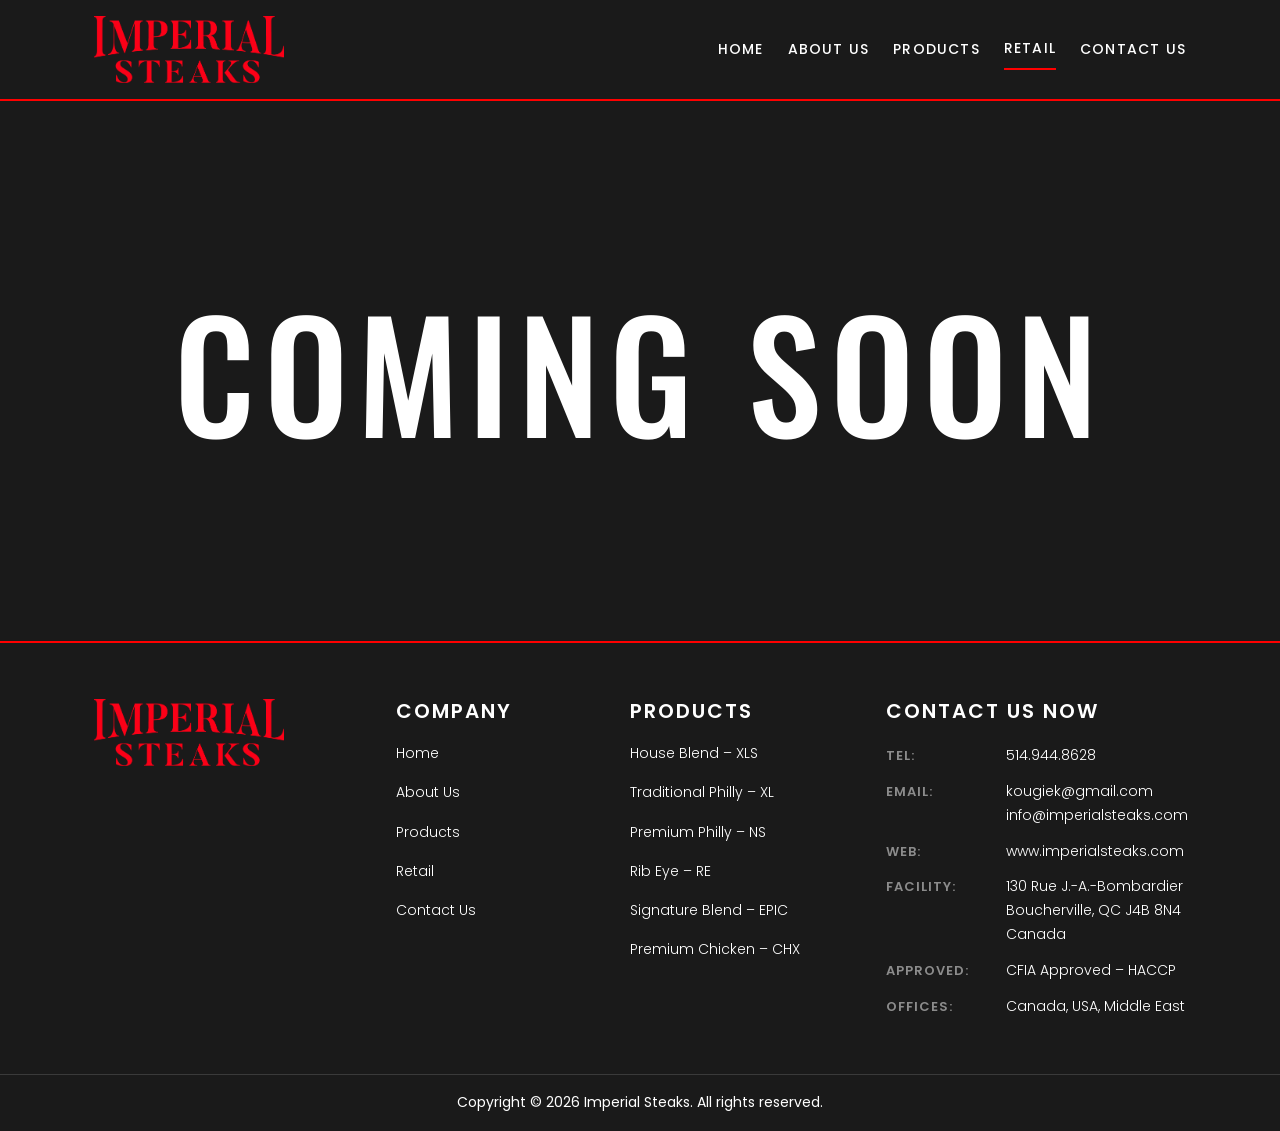
<file: retail.html>
<!DOCTYPE html>
<html lang="en">
<head>
  <meta charset="utf-8">
  <meta name="viewport" content="width=device-width, initial-scale=1">
  <title>Retail | Imperial Steaks</title>
  <meta name="description" content="Imperial Steaks retail packs are coming soon. Contact us for foodservice supply in the meantime.">
  <meta name="robots" content="noindex, follow">
  <link rel="icon" href="assets/images/favicon.svg" type="image/svg+xml">
  <link rel="preconnect" href="https://fonts.googleapis.com">
  <link rel="preconnect" href="https://fonts.gstatic.com" crossorigin>
  <link rel="stylesheet" href="https://fonts.googleapis.com/css2?family=Poppins:wght@300;400;500;600&amp;family=Oswald:wght@300;400;500&amp;family=Bodoni+Moda:wght@700;800&amp;display=swap">
  <link rel="stylesheet" href="assets/css/global.css">
  <link rel="stylesheet" href="assets/css/components.css">
  <link rel="stylesheet" href="assets/css/animations.css">
</head>
<body>

<a class="skip-link" href="#main">Skip to main content</a>

<!-- ==========================================================================
     Elementor template: Site Header  (Theme Builder > Header)
     ======================================================================= -->
<header class="imperial-header">
  <div class="imperial-header__inner container">

    <a class="imperial-header__brand" href="index.html" aria-label="Imperial Steaks - home">
      <img class="imperial-header__logo" src="assets/images/logo.png" alt="Imperial Steaks" width="970" height="343">
    </a>

    <button class="imperial-nav-toggle" type="button" aria-expanded="false" aria-controls="primary-menu">
      <span class="imperial-nav-toggle__bar"></span>
      <span class="imperial-nav-toggle__bar"></span>
      <span class="imperial-nav-toggle__bar"></span>
      <span class="sr-only">Main menu</span>
    </button>

    <nav class="imperial-nav" aria-label="Primary">
      <ul class="imperial-nav__list" id="primary-menu">
        <li class="imperial-nav__item"><a class="imperial-nav__link" href="index.html">Home</a></li>
        <li class="imperial-nav__item"><a class="imperial-nav__link" href="about.html">About Us</a></li>
        <li class="imperial-nav__item"><a class="imperial-nav__link" href="products.html">Products</a></li>
        <li class="imperial-nav__item"><a class="imperial-nav__link is-current" href="retail.html" aria-current="page">Retail</a></li>
        <li class="imperial-nav__item"><a class="imperial-nav__link" href="contact.html">Contact Us</a></li>
      </ul>
    </nav>

  </div>
</header>

<main id="main">

  <!-- ========================================================================
       Elementor section: Retail - Coming Soon
       Container (background Matte Black, min-height) > Heading widget
       ----------------------------------------------------------------------
       Client revision (Oct 16): COMING SOON, large, and nothing else. The page
       banner, the supporting paragraph and the Contact button have all been
       taken out. The nav item stays; the retail box photography is still with
       the client and comes in here when it lands.
       ===================================================================== -->
  <section class="imperial-soon-section">
    <div class="container">
      <h1 class="imperial-soon__title" data-reveal="up">Coming Soon</h1>
    </div>
  </section>

</main>

<!-- ==========================================================================
     Elementor template: Site Footer  (Theme Builder > Footer)
     ======================================================================= -->
<footer class="imperial-footer">

  <div class="imperial-footer__top container">
    <div class="imperial-footer__grid">

      <div class="imperial-footer__col" data-reveal="up" data-reveal-delay="1">
        <img class="imperial-footer__logo" src="assets/images/logo.png" alt="Imperial Steaks" width="970" height="343">
      </div>

      <div class="imperial-footer__col" data-reveal="up" data-reveal-delay="2">
        <h2 class="imperial-footer__title">Company</h2>
        <ul class="imperial-footer__list">
          <li><a class="imperial-footer__link" href="index.html">Home</a></li>
          <li><a class="imperial-footer__link" href="about.html">About Us</a></li>
          <li><a class="imperial-footer__link" href="products.html">Products</a></li>
          <li><a class="imperial-footer__link" href="retail.html">Retail</a></li>
          <li><a class="imperial-footer__link" href="contact.html">Contact Us</a></li>
        </ul>
      </div>

      <div class="imperial-footer__col" data-reveal="up" data-reveal-delay="3">
        <h2 class="imperial-footer__title">Products</h2>
        <ul class="imperial-footer__list">
          <li><a class="imperial-footer__link" href="products.html#xls">House Blend &ndash; XLS</a></li>
          <li><a class="imperial-footer__link" href="products.html#xl">Traditional Philly &ndash; XL</a></li>
          <li><a class="imperial-footer__link" href="products.html#ns">Premium Philly &ndash; NS</a></li>
          <li><a class="imperial-footer__link" href="products.html#re">Rib Eye &ndash; RE</a></li>
          <li><a class="imperial-footer__link" href="products.html#epic">Signature Blend &ndash; EPIC</a></li>
          <li><a class="imperial-footer__link" href="products.html#chx">Premium Chicken &ndash; CHX</a></li>
        </ul>
      </div>

      <div class="imperial-footer__col" data-reveal="up" data-reveal-delay="4">
        <h2 class="imperial-footer__title">Contact us now</h2>
        <ul class="imperial-footer__contact">
          <li class="imperial-footer__contact-item">
            <span class="imperial-footer__contact-label">Tel:</span>
            <a href="tel:+15149448628">514.944.8628</a>
          </li>
          <li class="imperial-footer__contact-item">
            <span class="imperial-footer__contact-label">Email:</span>
            <span class="imperial-footer__values">
              <a href="mailto:kougiek@gmail.com">kougiek@gmail.com</a>
              <a href="mailto:info@imperialsteaks.com">info@imperialsteaks.com</a>
            </span>
          </li>
          <li class="imperial-footer__contact-item">
            <span class="imperial-footer__contact-label">Web:</span>
            <a href="https://www.imperialsteaks.com/">www.imperialsteaks.com</a>
          </li>
          <li class="imperial-footer__contact-item">
            <span class="imperial-footer__contact-label">Facility:</span>
            <span class="imperial-footer__address">130 Rue J.-A.-Bombardier<br>Boucherville, QC J4B&nbsp;8N4<br>Canada</span>
          </li>
          <li class="imperial-footer__contact-item">
            <span class="imperial-footer__contact-label">Approved:</span>
            <span>CFIA Approved &ndash; HACCP</span>
          </li>
          <li class="imperial-footer__contact-item">
            <span class="imperial-footer__contact-label">Offices:</span>
            <span>Canada, USA, Middle East</span>
          </li>
        </ul>
      </div>

    </div>
  </div>

  <div class="imperial-footer__bottom">
    <div class="container">
      <p class="imperial-footer__copyright">Copyright &copy; 2026 Imperial Steaks. All rights reserved.</p>
    </div>
  </div>

</footer>

<!-- Elementor widget: Back to Top -->
<button class="imperial-to-top" type="button" aria-label="Back to top">
  <svg viewBox="0 0 24 24" width="18" height="18" aria-hidden="true" focusable="false">
    <path d="M12 19 V6 M5.5 12.5 L12 6 L18.5 12.5" fill="none" stroke="currentColor"
          stroke-width="2" stroke-linecap="round" stroke-linejoin="round"/>
  </svg>
</button>

<script src="assets/js/main.js"></script>
</body>
</html>
</file>
<file: assets/css/global.css>
/* ============================================================================
   Imperial Steaks - global.css
   GLOBAL DESIGN TOKENS, RESET, TYPOGRAPHY, LAYOUT PRIMITIVES
   ----------------------------------------------------------------------------
   Every value in :root below is meant to be re-entered once in
   Elementor > Site Settings (Global Colors / Global Fonts / Layout).
   See docs/ELEMENTOR_MIGRATION.md for the token -> Elementor mapping table.

   REVISION (Oct 2026): rebranded Tasty Steaks -> Imperial Steaks. The three
   black variants are gone - the client asked for matte black only, with no
   mixed dark/light grey sections. Depth now comes from hairlines and a single
   translucent card surface, never from a second background colour.
   ========================================================================== */

:root {
  /* --- Global Colours: matte black (the only black) ----------------------- */
  --is-black:        #1A1A1A;  /* Every section background                    */

  /* Card surface. Deliberately a translucent white rather than a second grey,
     so cards read as cards and the page never splits into light/dark bands. */
  --is-surface:      rgba(255, 255, 255, 0.045);
  --is-surface-hi:   rgba(255, 255, 255, 0.075);

  /* --- Global Colours: brand red ------------------------------------------
     REVISION (20 Oct 2026, second pass): the client has specified pure red,
     #FF0000 / rgb(255, 0, 0), for the whole site. This supersedes the
     #ED1C24 set earlier the same day (and the #F21B26 / #EC3237 pair before
     it). It is no longer tied to the Hormel / JBS reference marks - it is
     the client's own call, given as a flat value. The hover is a darkened
     step off it.

     ACCESSIBILITY NOTE (measured, not estimated):
       white   on #FF0000  = 4.00:1  - AA large text only
       black   on #FF0000  = 4.35:1  - AA large text only
       #FF0000 on #1A1A1A  = 4.35:1  - AA large text only
     None of the three clears the 4.5:1 AA floor for type under 18.66px.
     Headings, buttons and the values line are large or bold enough to
     qualify at 3:1; the 16px paragraphs on the red bands are not, which is
     why they stay at weight 400 rather than 300. Pure red is the hardest
     red to pass contrast with - it cannot be darkened without ceasing to be
     #FF0000. Applied as instructed; flagged in docs/BRAND_COLOURS.md, where
     the options for closing the gap are set out. */
  --is-red:          #FF0000;  /* Pure red - the one brand red                */
  --is-red-dark:     #D40000;  /* Darkened step - hover / pressed             */
  --is-red-bright:   #FF0000;  /* Link hover and focus rings                  */

  /* --- Global Colours: chicken yellow --------------------------------------
     Pantone 130 C. Used for every chicken product surface, as the beef range
     uses red + black. Always carries black text, never white. */
  --is-yellow:       #F2A900;

  /* --- Global Colours: halal green -----------------------------------------
     Client, Oct 27. A brighter step of the Halal seal's green (#184F32), so
     the card title stays legible on the dark card body. */
  --is-green:        #1F9D55;
  --is-yellow-dark:  #C98A00;

  /* --- Global Colours: neutrals ------------------------------------------- */
  --is-white:        #FFFFFF;
  --is-off-white:    #F2F2F2;
  --is-grey-text:    #C9C9C9;  /* Body copy on matte black                    */
  --is-grey-muted:   #8C8C8C;  /* Labels and eyebrows                         */
  --is-hairline:     rgba(255, 255, 255, 0.14);
  --is-hairline-dk:  rgba(0, 0, 0, 0.22);   /* Hairline on red / yellow bands */

  /* --- Global Fonts ------------------------------------------------------- */
  --is-font-body:      "Poppins", system-ui, -apple-system, "Segoe UI", Arial, sans-serif;
  --is-font-display:   "Bodoni Moda", "Times New Roman", Georgia, serif;
  --is-font-condensed: "Oswald", "Arial Narrow", Haettenschweiler, sans-serif;

  /* --- Type scale (desktop) -----------------------------------------------
     The hero is deliberately much smaller than the old 90px lockup (client:
     "noticeably smaller than now"). As of 20 Oct both hero lines are set at
     --is-size-hero: the client asked for them matched, so the separate
     --is-size-hero-line step has been retired. */
  --is-size-hero:        38px;  /* client, Oct 27: 54 -> 44 -> 38px */
  --is-size-values:      28px;
  --is-size-h1:          40px;
  --is-size-h2:          30px;
  --is-size-h3:          20px;
  --is-size-body:        16px;
  --is-size-small:       14px;
  --is-size-eyebrow:     13px;

  /* --- Spacing ------------------------------------------------------------ */
  --is-space-xs:   8px;
  --is-space-sm:  16px;
  --is-space-md:  24px;
  --is-space-lg:  40px;
  --is-space-xl:  56px;
  --is-section-y: 80px;
  --is-gap-grid:  30px;

  /* --- Layout ------------------------------------------------------------- */
  --is-container:        1140px;
  --is-container-narrow:  900px;

  /* --- Radii / borders / shadow ------------------------------------------- */
  --is-radius-card:  25px;
  --is-radius-media: 20px;
  --is-radius-pill:  20px;
  --is-radius-sm:     6px;
  --is-border-width:  1px;
  --is-shadow-card: 0 18px 40px rgba(0, 0, 0, 0.45);

  /* --- Motion (kept deliberately minimal) --------------------------------- */
  --is-transition: 0.3s ease;
}

/* ============================================================================
   RESET / BASE
   ========================================================================== */

*,
*::before,
*::after { box-sizing: border-box; }

html {
  -webkit-text-size-adjust: 100%;
  scroll-behavior: smooth;
}

body {
  margin: 0;
  background-color: var(--is-black);
  color: var(--is-grey-text);
  font-family: var(--is-font-body);
  font-size: var(--is-size-body);
  font-weight: 300;
  line-height: 1.7;
  -webkit-font-smoothing: antialiased;
}

img {
  display: block;
  max-width: 100%;
  height: auto;
}

a {
  color: var(--is-white);
  text-decoration: none;
  transition: color var(--is-transition);
}

a:hover,
a:focus-visible { color: var(--is-red-bright); }

/* Visible, consistent keyboard focus on every interactive element. */
a:focus-visible,
button:focus-visible,
[tabindex]:focus-visible {
  outline: 2px solid var(--is-red-bright);
  outline-offset: 3px;
}

/* On the red and yellow bands a red focus ring would disappear. */
.section--red a:focus-visible,
.section--red button:focus-visible,
.section--yellow a:focus-visible,
.section--yellow button:focus-visible { outline-color: var(--is-white); }

.section--yellow a:focus-visible,
.section--yellow button:focus-visible { outline-color: var(--is-black); }

ul, ol { margin: 0; padding: 0; list-style: none; }

/* Keep anchored sections clear of the sticky header when linked to directly. */
section[id],
[id]:target { scroll-margin-top: 100px; }

p { margin: 0 0 var(--is-space-sm); }
p:last-child { margin-bottom: 0; }

/* ============================================================================
   HEADINGS - mapped to Elementor Global Fonts
   ========================================================================== */

h1, h2, h3, h4, h5, h6 {
  margin: 0 0 var(--is-space-sm);
  color: var(--is-white);
  font-family: var(--is-font-body);
  font-weight: 600;
  line-height: 1.2;
}

h1 { font-size: var(--is-size-h1); }
h2 { font-size: var(--is-size-h2); text-transform: uppercase; }
h3 { font-size: var(--is-size-h3); }

/* ============================================================================
   LAYOUT PRIMITIVES
   Flexbox / CSS grid only - no absolute positioning - so each wrapper maps
   1:1 onto an Elementor Container.
   ========================================================================== */

.container {
  width: 100%;
  max-width: var(--is-container);
  margin-inline: auto;
  padding-inline: var(--is-space-md);
}

.container--narrow { max-width: var(--is-container-narrow); }

.section { padding-block: var(--is-section-y); }

/* Section backgrounds. Only three exist: matte black, brand red, and the
   chicken yellow. Pages alternate black / red down the page. */
.section--black  { background-color: var(--is-black); }
.section--red    { background-color: var(--is-red); }
.section--yellow { background-color: var(--is-yellow); }

/* Body copy on the red band is set a step heavier than the 300 used on matte
   black. White on the brand red measures 4.2:1, so the thin weight would read
   as washed out at paragraph size; 400 holds the line. */
.section--red p,
.imperial-cta__text { font-weight: 400; }

/* Every text colour inside the yellow band flips to black for contrast. */
.section--yellow,
.section--yellow h1,
.section--yellow h2,
.section--yellow h3,
.section--yellow p,
.section--yellow a { color: var(--is-black); }

.section__head {
  margin-bottom: var(--is-space-lg);
  text-align: center;
}

.section__title {
  /* Oct 28: every heading sits 24px above its rule, site-wide */
  margin-bottom: var(--is-space-md);
  font-weight: 500;
  letter-spacing: 1px;
  text-transform: uppercase;
}

.section__intro {
  max-width: 760px;
  margin-inline: auto;
}

/* Two-column split (image + copy). Collapses to one column on tablet. */
.split {
  display: flex;
  flex-wrap: wrap;
  gap: var(--is-space-xl);
  align-items: center;
}

/* Two text columns with headings: top-align so the headings line up. */
.split--top { align-items: flex-start; }

.split__col { flex: 1 1 320px; min-width: 0; }

.split--reverse { flex-direction: row-reverse; }

/* Equal-column grids. */
.grid { display: grid; gap: var(--is-gap-grid); }

.grid--2 { grid-template-columns: repeat(2, 1fr); }
.grid--3 { grid-template-columns: repeat(3, 1fr); }
.grid--4 { grid-template-columns: repeat(4, 1fr); }

/* Utilities - deliberately few and flat. */
.text-center  { text-align: center; }
.text-white   { color: var(--is-white); }
.text-justify { text-align: justify; }
.is-uppercase { text-transform: uppercase; }

/* Spacing utilities - used instead of inline styles so the values stay
   token-driven and map onto Elementor's margin controls. */
.u-mt-sm { margin-top: var(--is-space-sm); }
.u-mt-md { margin-top: var(--is-space-md); }
.u-mt-lg { margin-top: var(--is-space-lg); }
.u-mt-xl { margin-top: var(--is-space-xl); }

/* Visually hidden but available to screen readers. */
.sr-only {
  position: absolute;
  width: 1px;
  height: 1px;
  margin: -1px;
  padding: 0;
  overflow: hidden;
  clip: rect(0, 0, 0, 0);
  white-space: nowrap;
  border: 0;
}

.skip-link {
  position: absolute;
  left: -9999px;
  top: 0;
  z-index: 100;
  padding: var(--is-space-xs) var(--is-space-sm);
  background-color: var(--is-red);
  color: var(--is-white);
}

.skip-link:focus {
  left: var(--is-space-sm);
  top: var(--is-space-sm);
  color: var(--is-white);
}

/* ============================================================================
   RESPONSIVE - breakpoints match Elementor defaults (1024px / 767px)
   ========================================================================== */

@media (max-width: 1024px) {
  :root {
    --is-section-y: 56px;
    --is-size-hero: 34px;
    --is-size-values: 22px;
    --is-size-h1: 32px;
    --is-size-h2: 24px;
  }

  .grid--3,
  .grid--4 { grid-template-columns: repeat(2, 1fr); }

  .split { gap: var(--is-space-lg); }
}

@media (max-width: 767px) {
  :root {
    --is-section-y: 44px;
    --is-size-hero: 30px;
    --is-size-values: 18px;
    --is-size-h1: 26px;
    --is-size-h2: 20px;
    --is-size-body: 15px;
    --is-gap-grid: 20px;
  }

  body { line-height: 1.65; }

  .grid--2,
  .grid--3,
  .grid--4 { grid-template-columns: 1fr; }

  .split,
  .split--reverse { flex-direction: column; }

  .text-justify { text-align: left; }
}

/* Respect reduced-motion preferences. */
@media (prefers-reduced-motion: reduce) {
  html,
  .imperial-products__scroller { scroll-behavior: auto; }

  *,
  *::before,
  *::after {
    transition-duration: 0.01ms !important;
    animation-duration: 0.01ms !important;
  }
}
</file>
<file: assets/css/components.css>
/* ============================================================================
   Imperial Steaks - components.css
   REUSABLE COMPONENT CLASSES
   ----------------------------------------------------------------------------
   One block per component, one flat class per element. Each block is written
   so the matching Elementor widget can reproduce it from its own style tab
   (see docs/ELEMENTOR_MIGRATION.md). No deep selector nesting, no inline
   styles, no absolute-positioning tricks.
   ========================================================================== */

/* ============================================================================
   1. SITE HEADER + PRIMARY NAVIGATION
   Elementor: Theme Builder > Header template
   (Container > Site Logo widget + Nav Menu widget)
   ========================================================================== */

.imperial-header {
  position: sticky;
  top: 0;
  z-index: 50;
  background-color: var(--is-black);
  border-bottom: 2px solid var(--is-red);
}

.imperial-header__inner {
  display: flex;
  flex-wrap: wrap;
  align-items: center;
  justify-content: space-between;
  gap: var(--is-space-sm);
  padding-block: var(--is-space-sm);
}

.imperial-header__brand { display: block; line-height: 0; }

.imperial-header__logo { width: 190px; height: auto; }

/* Mobile menu button - hidden on desktop, shown under 1024px. */
.imperial-nav-toggle {
  display: none;
  flex-direction: column;
  justify-content: center;
  gap: 5px;
  width: 44px;
  height: 44px;
  padding: 0 10px;
  background-color: transparent;
  border: var(--is-border-width) solid var(--is-hairline);
  border-radius: var(--is-radius-sm);
  cursor: pointer;
}

.imperial-nav-toggle__bar {
  display: block;
  width: 100%;
  height: 2px;
  background-color: var(--is-white);
}

.imperial-nav__list {
  display: flex;
  flex-wrap: wrap;
  align-items: center;
  gap: var(--is-space-md);
}

/* The second selector matches WordPress: wp_nav_menu() emits plain <a> tags
   with no custom class, so the WP theme needs this to style its nav at all. */
.imperial-nav__link,
.imperial-nav__list a {
  display: inline-block;
  padding-block: var(--is-space-xs);
  color: var(--is-white);
  font-family: var(--is-font-body);
  font-size: var(--is-size-small);
  font-weight: 500;
  letter-spacing: 1.2px;
  text-transform: uppercase;
}

.imperial-nav__link:hover,
.imperial-nav__link:focus-visible,
.imperial-nav__list a:hover,
.imperial-nav__list a:focus-visible { color: var(--is-red-bright); }

/* Current page: .is-current in the static prototype, WordPress's own
   current-menu-item / current_page_item classes in the theme. */
.imperial-nav__link.is-current,
.imperial-nav__list .current-menu-item > a,
.imperial-nav__list .current_page_item > a {
  color: var(--is-white);
  border-bottom: 2px solid var(--is-red);
}

@media (max-width: 1024px) {
  .imperial-nav-toggle { display: flex; }

  .imperial-nav {
    flex-basis: 100%;
    display: none;
  }

  .imperial-nav.is-open { display: block; }

  .imperial-nav__list {
    flex-direction: column;
    align-items: stretch;
    gap: 0;
    padding-top: var(--is-space-sm);
  }

  .imperial-nav__item,
  .imperial-nav__list > li { border-top: var(--is-border-width) solid var(--is-hairline); }

  .imperial-nav__link,
  .imperial-nav__list a {
    display: block;
    padding-block: var(--is-space-sm);
  }

  .imperial-nav__link.is-current,
  .imperial-nav__list .current-menu-item > a,
  .imperial-nav__list .current_page_item > a { border-bottom: 0; color: var(--is-red-bright); }
}

/* ============================================================================
   2. BUTTONS
   Elementor: Button widget (Normal / Hover style tabs)
   ----------------------------------------------------------------------------
   max-width + overflow-wrap are what stop long labels ("Call +1 514-...") from
   being clipped out of the pill, which is the bug the client flagged on the
   Products page "Talk to us about your menu" CTA.
   ========================================================================== */

.btn {
  display: inline-block;
  max-width: 100%;
  padding: 12px 30px;
  border: 2px solid transparent;
  border-radius: var(--is-radius-pill);
  font-family: var(--is-font-body);
  font-size: var(--is-size-small);
  font-weight: 600;
  letter-spacing: 1px;
  line-height: 1.4;
  text-align: center;
  text-transform: uppercase;
  overflow-wrap: break-word;
  cursor: pointer;
  transition: background-color var(--is-transition), color var(--is-transition),
              border-color var(--is-transition);
}

/* Primary: white pill with a matte-black label. */
.btn--primary {
  background-color: var(--is-white);
  border-color: var(--is-white);
  color: var(--is-black);
}

.btn--primary:hover,
.btn--primary:focus-visible {
  background-color: var(--is-red);
  border-color: var(--is-red);
  color: var(--is-white);
}

/* Accent: solid brand red. */
.btn--accent {
  background-color: var(--is-red);
  border-color: var(--is-red);
  color: var(--is-white);
}

.btn--accent:hover,
.btn--accent:focus-visible {
  background-color: var(--is-red-dark);
  border-color: var(--is-red-dark);
  color: var(--is-white);
}

/* Outline: transparent with a white hairline. */
.btn--outline {
  background-color: transparent;
  border-color: var(--is-white);
  color: var(--is-white);
}

.btn--outline:hover,
.btn--outline:focus-visible {
  background-color: var(--is-white);
  color: var(--is-black);
}

/* Dark outline, for the yellow chicken band where white would disappear. */
.btn--dark {
  background-color: var(--is-black);
  border-color: var(--is-black);
  color: var(--is-white);
}

.btn--dark:hover,
.btn--dark:focus-visible {
  background-color: transparent;
  color: var(--is-black);
}

.btn-row {
  display: flex;
  flex-wrap: wrap;
  gap: var(--is-space-sm);
  justify-content: center;
}

/* Left-aligned variant, for a button row under left-aligned copy. */
.btn-row--start { justify-content: flex-start; }

/* ============================================================================
   3. HOMEPAGE HERO + BEEF / CHICKEN PHOTOGRAPHY  (one section, matte black)
   Elementor: Container (background Matte Black) > Heading + Text + 2 Images
   ----------------------------------------------------------------------------
   Client revision (Oct 16): the hero copy sits top left, all caps, two short
   lines - "Quality you can trust" over "Service you can rely on". The red
   hero background is gone (the page now alternates black / red section by
   section, and this one is the first black band), the descriptor line is
   gone, and the two sandwich photographs have moved up into this section with
   their CHICKEN / BEEF labels removed.
   ========================================================================== */

.imperial-hero {
  background-color: var(--is-black);
  text-align: left;
}

.imperial-hero__inner {
  display: flex;
  flex-direction: column;
  align-items: stretch;
  gap: var(--is-space-xl);
}

/* Top left, not centred: the block is only as wide as its longest line.
   Client, Oct 27: lifted 20px. Relative offset moves only the text, so the
   gap down to the photos grows by the same 20px. */
.imperial-hero__text {
  position: relative;
  top: -20px;
  max-width: 100%;
  margin-bottom: 20px;  /* client, Oct 27: more room above the photos */
}

/* REVISION (20 Oct 2026): the client asked for sentence case here - "first
   letter capital, rest small" - and for the two lines to match. They are now
   one lockup: same face, same size, same weight, same white. The uppercase
   transform is gone (the markup was already sentence case), and so is the
   red on line 2, which is what made the pair compete. Hierarchy now comes
   from reading order alone, which is what the client asked for. */
.imperial-hero__title {
  margin: 0;
  white-space: nowrap;
  color: var(--is-white);
  font-family: var(--is-font-condensed);
  font-size: var(--is-size-hero);
  font-weight: 500;
  letter-spacing: 2px;
  line-height: 1.1;
}

/* The second line of the lockup - matched to the title per the client:
   same face, same size, same weight, same white. */
.imperial-hero__line {
  margin: var(--is-space-xs) 0 0;
  white-space: nowrap;
  color: var(--is-white);
  font-family: var(--is-font-condensed);
  font-size: var(--is-size-hero);
  font-weight: 500;
  letter-spacing: 2px;
  line-height: 1.1;
}

/* Brand values - one short line, in the order the client corrected:
   Value. Quality. Service. Integrity. They now close the Categories
   section, under the cattle and poultry photography. */
.imperial-values {
  display: flex;
  flex-wrap: wrap;
  justify-content: center;
  gap: var(--is-space-sm);  /* client, Oct 27: words a little closer */
}

.imperial-values__item {
  margin: 0;
  color: var(--is-white);
  font-family: var(--is-font-display);
  font-size: var(--is-size-values);
  font-weight: 800;
  letter-spacing: 5px;
  line-height: 1.25;
  text-transform: uppercase;
}

/* Client, Oct 30: four dots after Partners, one after each of the others.
   The run is set smaller and tighter than the word it follows, so it reads as
   one trailing ellipsis rather than four separate marks. */
.imperial-values__dots {
  font-size: 0.8em;
  letter-spacing: 0;
}

/* ============================================================================
   3b. BEEF / CHICKEN SPLIT
   Elementor: Container (flex row) > Image widget x2
   ----------------------------------------------------------------------------
   Sits inside the hero section now rather than on a red-to-black seam of its
   own, since the hero band is matte black throughout. Chicken left, beef
   right, each tilted so the cut ends angle toward one another. The pill
   labels under the two frames were removed at the client's instruction.
   ========================================================================== */

.imperial-duo {
  display: flex;
  align-items: center;
  justify-content: center;
  gap: var(--is-space-md);
  width: 100%;
  max-width: 940px;
  margin-inline: auto;
}

.imperial-duo__panel {
  flex: 1 1 0;
  min-width: 0;
  text-align: center;
}

.imperial-duo__media {
  overflow: hidden;
  border-radius: var(--is-radius-media);
  box-shadow: var(--is-shadow-card);
  transition: transform var(--is-transition);
}

.imperial-duo__image {
  width: 100%;
  aspect-ratio: 16 / 9;
  object-fit: cover;
  object-position: center;
}

/* The two ends meet in the middle: left panel tips up to the right, right
   panel tips down to the left. */
.imperial-duo__panel--chicken .imperial-duo__media { transform: rotate(-3.5deg); }
.imperial-duo__panel--beef    .imperial-duo__media { transform: rotate(3.5deg); }

.imperial-duo__panel--chicken:hover .imperial-duo__media { transform: rotate(-3.5deg) scale(1.02); }
.imperial-duo__panel--beef:hover    .imperial-duo__media { transform: rotate(3.5deg) scale(1.02); }

@media (max-width: 767px) {
  .imperial-duo { flex-direction: column; gap: var(--is-space-lg); }

  .imperial-duo__panel { width: 100%; }
}

/* ============================================================================
   4. PAGE BANNER (inner pages)
   Elementor: Container with background colour + Heading widget
   ========================================================================== */

.imperial-banner {
  padding-block: var(--is-space-xl);
  background-color: var(--is-black);
  border-bottom: 2px solid var(--is-red);
}

.imperial-banner__title {
  margin: 0;
  font-size: var(--is-size-h1);
  font-weight: 600;
  letter-spacing: 4px;
  text-transform: uppercase;
}

.imperial-banner__subtitle {
  margin-top: var(--is-space-xs);
  color: var(--is-grey-text);
  font-size: var(--is-size-small);
  letter-spacing: 2px;
  text-transform: uppercase;
}

/* Compact variant - Contact Us, which the client asked to make smaller. */
.imperial-banner--sm { padding-block: var(--is-space-lg); }

.imperial-banner--sm .imperial-banner__title {
  font-size: var(--is-size-h2);
  letter-spacing: 3px;
}

/* ============================================================================
   5. INTRO / TEXT + IMAGE BLOCK
   Elementor: Container (flex row) + Heading + Text Editor + Image widgets
   ========================================================================== */

.imperial-intro__eyebrow {
  margin: 0 0 var(--is-space-xs);
  color: var(--is-red-bright);
  font-size: var(--is-size-eyebrow);
  font-weight: 600;
  letter-spacing: 3px;
  text-transform: uppercase;
}

.imperial-intro__title {
  margin-bottom: var(--is-space-md);
  font-family: var(--is-font-body);
  font-size: var(--is-size-h2);
  font-weight: 600;
  text-transform: uppercase;
}

/* Client, Oct 27: "Premium Philly Steaks" heading in black on the red band. */
.imperial-intro__title--black { color: var(--is-black); }

.imperial-intro__text {
  color: var(--is-white);
  font-weight: 300;
}

/* Client, Nov 3: "Premium Philly Steaks" paragraphs open with a first-line indent. */
.imperial-intro__text--indent { text-indent: 2em; }

/* Client, Nov 6: the About intro runs about 3% wider than --narrow. Left-aligned
   with a first-line indent and no gap, so the paragraphs read as one block. */
.container.imperial-intro__column { max-width: 925px; }

.imperial-intro--about { padding-top: calc(var(--is-section-y) * 0.75); }

.imperial-intro__column .imperial-intro__text {
  margin-bottom: 0;
  line-height: 1.75;
  text-indent: 1.5em;
}

.imperial-intro__image { border-radius: var(--is-radius-media); }

/* Client asked for the "Collaborating" statement in bold capitals. */
.imperial-intro__statement {
  font-weight: 600;
  letter-spacing: 0.5px;
  text-transform: uppercase;
}

/* Short red rule used under headings instead of a decorative divider image. */
.imperial-rule {
  width: 72px;
  height: 3px;
  margin: 0 0 var(--is-space-md);
  background-color: var(--is-red);
  border: 0;
}

.imperial-rule--center { margin-inline: auto; }

.imperial-rule--white { background-color: var(--is-white); }

.imperial-rule--black { background-color: var(--is-black); }

/* The rule under the values line. .imperial-rule's margin shorthand would
   otherwise zero the gap and sit the rule on the letters. */
.imperial-values + .imperial-rule { margin-top: var(--is-space-md); }

/* ============================================================================
   6. CATEGORY CARDS (Beef / Chicken / Halal)
   Elementor: Container (grid, 3 columns) + Image Box widgets
   ----------------------------------------------------------------------------
   Beef carries red + black, chicken carries the yellow scheme, per the brief.
   ========================================================================== */

.imperial-categories__title { color: var(--is-white); }

.imperial-card {
  display: flex;
  flex-direction: column;
  height: 100%;
  background-color: var(--is-surface);
  border: var(--is-border-width) solid var(--is-hairline);
  border-radius: var(--is-radius-card);
  overflow: hidden;
  text-align: center;
  transition: border-color var(--is-transition), background-color var(--is-transition);
}

.imperial-card:hover { border-color: var(--is-red); }

.imperial-card__media { background-color: var(--is-black); }

.imperial-card__image {
  width: 100%;
  aspect-ratio: 3 / 2;
  object-fit: cover;
}

/* Variant for a card whose "image" is artwork on a transparent ground rather
   than photography — the Halal seal, and the Chicken cuts diagram the client
   supplied on 23 Oct. Contained on a white plate so the artwork is never
   cropped and stays legible; the diagram's bird is near-black and would
   disappear against the media slot's default black. */
.imperial-card__image--mark {
  padding: var(--is-space-md);
  background-color: var(--is-white);
  object-fit: contain;
}

.imperial-card__body {
  display: flex;
  flex-direction: column;
  gap: var(--is-space-xs);
  flex-grow: 1;
  padding: var(--is-space-md);
}

.imperial-card__title {
  margin: 0;
  color: var(--is-white);
  font-family: var(--is-font-body);
  font-size: var(--is-size-h3);
  font-weight: 600;
  letter-spacing: 2px;
  text-transform: uppercase;
}

.imperial-card__text {
  margin: 0;
  color: var(--is-grey-text);
  font-size: var(--is-size-small);
}

/* Beef: red + black. */
.imperial-card--beef { border-top: 4px solid var(--is-red); }
.imperial-card--beef:hover { border-color: var(--is-red); }
.imperial-card--beef .imperial-card__title { color: var(--is-red); }

/* Chicken: the yellow scheme. */
.imperial-card--chicken { border-top: 4px solid var(--is-yellow); }
.imperial-card--chicken:hover { border-color: var(--is-yellow); }
.imperial-card--chicken .imperial-card__title { color: var(--is-yellow); }

/* Halal: green, taken from the certification mark (client, Oct 27). */
.imperial-card--halal { border-top: 4px solid var(--is-green); }
.imperial-card--halal:hover { border-color: var(--is-green); }
.imperial-card--halal .imperial-card__title { color: var(--is-green); }

/* ============================================================================
   7. FOODSERVICE / CHANNEL BLOCK
   Elementor: Container (grid) + Icon Box or Image Box widgets
   ========================================================================== */

.imperial-feature {
  display: flex;
  flex-direction: column;
  gap: var(--is-space-xs);
  height: 100%;
  padding: var(--is-space-lg) var(--is-space-md);
  background-color: var(--is-surface);
  border: var(--is-border-width) solid var(--is-hairline);
  border-left: 3px solid var(--is-red);
  border-radius: var(--is-radius-sm);
}

.imperial-feature__title {
  margin: 0;
  color: var(--is-white);
  font-size: var(--is-size-h3);
  font-weight: 600;
  letter-spacing: 1.5px;
  text-transform: uppercase;
}

.imperial-feature__text {
  margin: 0;
  color: var(--is-grey-text);
}

/* On the red band the cards need their own contrast. Solid matte black rather
   than a black tint over the red, so they read as black boxes, not dark red. */
.section--red .imperial-feature {
  background-color: var(--is-black);
  border-color: var(--is-hairline-dk);
  border-left-color: var(--is-white);
}

/* ============================================================================
   8. PRODUCTS - carousel-free horizontal scroller (homepage)
   Elementor: Image Carousel widget, 3 slides, 20px radius, white captions
   ========================================================================== */

.imperial-products__scroller {
  display: grid;
  grid-auto-flow: column;
  grid-auto-columns: minmax(280px, 1fr);
  gap: var(--is-gap-grid);
  padding-bottom: var(--is-space-sm);
  overflow-x: auto;
  scroll-snap-type: x mandatory;
  scroll-behavior: smooth;
  scrollbar-width: thin;
  scrollbar-color: var(--is-red) transparent;
}

.imperial-products__scroller:focus-visible {
  outline: 2px solid var(--is-red-bright);
  outline-offset: 4px;
}

/* Arrows sit in their own right-aligned row ABOVE the track, never on top of
   the product photography. */
.imperial-products__controls {
  display: flex;
  gap: var(--is-space-xs);
  justify-content: flex-end;
  margin-bottom: var(--is-space-md);
}

.imperial-products__arrow {
  display: flex;
  align-items: center;
  justify-content: center;
  width: 44px;
  height: 44px;
  margin: 0;
  padding: 0;
  background-color: transparent;
  border: var(--is-border-width) solid var(--is-hairline);
  border-radius: 50%;
  color: var(--is-white);
  cursor: pointer;
  transition: background-color var(--is-transition), color var(--is-transition),
              border-color var(--is-transition), opacity var(--is-transition);
}

.imperial-products__arrow:hover,
.imperial-products__arrow:focus-visible {
  background-color: var(--is-red);
  border-color: var(--is-red);
  color: var(--is-white);
}

/* Disabled at the start/end of the track, and hidden when nothing can scroll. */
.imperial-products__arrow[disabled] {
  opacity: 0.35;
  cursor: default;
}

.imperial-products__arrow[hidden] { display: none; }

.imperial-products__slide { scroll-snap-align: start; }

.imperial-product-tile {
  display: block;
  text-align: center;
}

/* Product shots sit on a white card on every band, so each pack reads the same. */
.imperial-product-tile__image {
  width: 100%;
  aspect-ratio: 3 / 2;
  padding: var(--is-space-xs);
  background-color: var(--is-white);
  border-radius: var(--is-radius-media);
  object-fit: contain;
}

.imperial-product-tile__caption {
  display: block;
  margin-top: var(--is-space-sm);
  color: var(--is-white);
  font-family: var(--is-font-body);
  font-size: var(--is-size-h3);
  font-weight: 600;
}

/* ============================================================================
   9. PRODUCT DETAIL ROWS (products page)
   Elementor: one Container per product (flex row, alternating direction)
   + Heading + Icon List + Image widgets
   ----------------------------------------------------------------------------
   Backgrounds alternate matte black / brand red down the page, with the
   chicken row on yellow.
   ========================================================================== */

.imperial-product-row { padding-block: var(--is-space-xl); }

.imperial-product-row__title {
  /* Oct 28: every heading sits 24px above its rule, site-wide */
  margin-bottom: var(--is-space-md);
  font-family: var(--is-font-body);
  font-size: var(--is-size-h2);
  font-weight: 600;
  letter-spacing: 2px;
  text-transform: uppercase;
}

/* REVISION (20 Oct 2026): the client asked for the chip to carry black
   rather than white type, and for the inversion on the red band to go to
   black-on-red rather than white. Both now hold the same two colours and
   simply swap which one is the ground, so the chip reads as one component
   down the page instead of two. Black is also the better of the two on the
   red: on #FF0000 it measures 4.35:1 against white's 4.00:1. Neither clears
   the 4.5:1 AA floor at 13px - see docs/BRAND_COLOURS.md. */
.imperial-product-row__code {
  display: inline-block;
  margin-bottom: var(--is-space-sm);
  padding: 10px 24px;
  background-color: var(--is-red);
  border-radius: var(--is-radius-sm);
  color: var(--is-black);
  font-size: 26px;
  font-weight: 700;
  line-height: 1.1;
  letter-spacing: 3px;
  text-transform: uppercase;
}

/* On the red band the chip inverts to black ground, red type.
   [FLAG] #FF0000 on #1A1A1A measures 4.35:1 - below the 4.5:1 AA floor for
   type under 18.66px. The chip is a 13px label, so it does not clear it.
   This is the client's explicit instruction and has been applied as given;
   the code is also repeated in the adjacent <h2>, so no information is
   carried by the chip alone. Noted in docs/BRAND_COLOURS.md. */
.section--red .imperial-product-row__code {
  background-color: var(--is-black);
  color: var(--is-red);
}

/* On the yellow chicken band it goes matte black. */
.section--yellow .imperial-product-row__code {
  background-color: var(--is-black);
  color: var(--is-yellow);
}

/* Client, Oct 27: the code chip sits inside the photo, one corner per product,
   instead of above the title.
   Client, Oct 30: it was too small to read - stepped up to 22px. */
.imperial-product-row__media { position: relative; }

.imperial-product-row__media .imperial-product-row__code {
  position: absolute;
  margin: 0;
  padding: 9px 20px;
  font-size: 22px;
  letter-spacing: 3px;
}

.imperial-product-row__code--tl { top: var(--is-space-md); left: var(--is-space-md); }
.imperial-product-row__code--tr { top: var(--is-space-md); right: var(--is-space-md); }
.imperial-product-row__code--bl { bottom: var(--is-space-md); left: var(--is-space-md); }
.imperial-product-row__code--br { bottom: var(--is-space-md); right: var(--is-space-md); }

.imperial-product-row__image {
  width: 100%;
  aspect-ratio: 3 / 2;
  padding: var(--is-space-sm);
  background-color: var(--is-white);
  border-radius: var(--is-radius-media);
  object-fit: contain;
}

/* Spec list - Elementor Icon List widget with a check/square icon. */
.imperial-speclist { display: grid; gap: var(--is-space-xs); }

.imperial-speclist__item {
  display: flex;
  align-items: baseline;
  gap: var(--is-space-xs);
  color: var(--is-white);
  font-size: var(--is-size-small);
  font-weight: 500;
  letter-spacing: 1px;
  text-transform: uppercase;
}

.imperial-speclist__marker {
  flex: 0 0 auto;
  width: 8px;
  height: 8px;
  background-color: var(--is-red);
  transform: translateY(-2px);
}

.section--red .imperial-speclist__marker { background-color: var(--is-white); }

.section--yellow .imperial-speclist__item { color: var(--is-black); }
.section--yellow .imperial-speclist__marker { background-color: var(--is-black); }

/* Shared statement callout (3-8 oz / double paper). */
.imperial-callout {
  padding: var(--is-space-md) var(--is-space-lg);
  background-color: var(--is-surface);
  border: var(--is-border-width) solid var(--is-hairline);
  border-left: 4px solid var(--is-red);
  border-radius: var(--is-radius-sm);
}

.imperial-callout__text {
  margin: 0;
  color: var(--is-white);
  font-size: var(--is-size-h3);
  font-weight: 500;
}

.imperial-callout--center { text-align: center; }

/* ============================================================================
   10. CHECKLIST (About page "Ideal for your establishment")
   Elementor: Icon List widget with a tick icon
   ========================================================================== */

.imperial-checklist { display: grid; gap: var(--is-space-sm); }

.imperial-checklist__item {
  display: flex;
  gap: var(--is-space-sm);
  align-items: flex-start;
  color: var(--is-white);
  font-size: var(--is-size-small);
  font-weight: 500;
}

.imperial-checklist__tick {
  flex: 0 0 auto;
  display: flex;
  align-items: center;
  justify-content: center;
  width: 22px;
  height: 22px;
  margin-top: 2px;
  background-color: var(--is-red);
  border-radius: 50%;
  color: var(--is-white);
}

/* Client, Oct 28: inverted - black circle, red tick. */
.section--red .imperial-checklist__tick {
  background-color: var(--is-black);
  color: var(--is-red);
}

/* ============================================================================
   11. BADGE / CERTIFICATION STRIP
   Elementor: Container (grid, 3 columns) + Image widgets
   ========================================================================== */

.imperial-badge {
  display: flex;
  flex-direction: column;
  align-items: center;
  gap: var(--is-space-xs);
  text-align: center;
}

/* The certification marks are dark artwork on transparent backgrounds, so on
   matte black each one gets a white plate and is contained, not cropped. This
   keeps third-party artwork untouched. */
.imperial-badge__image {
  width: 100%;
  max-width: 180px;
  height: auto;
  aspect-ratio: 3 / 2;
  padding: var(--is-space-sm);
  background-color: var(--is-white);
  border-radius: var(--is-radius-sm);
  object-fit: contain;
}

.imperial-badge__label {
  margin: 0;
  color: var(--is-white);
  font-size: var(--is-size-eyebrow);
  font-weight: 500;
  letter-spacing: 2px;
  text-transform: uppercase;
}

.section--red .imperial-badge__label { color: var(--is-white); }

/* ============================================================================
   12. CONTACT DETAIL CARDS
   Elementor: Icon Box widgets in a grid Container
   ----------------------------------------------------------------------------
   REVISION (20 Oct 2026): six solid red cards on one screen was "too much
   red" (client). The red is now an accent, not the ground - these use the
   same surface treatment every other card on the site already uses
   (translucent white on matte black, hairline border) with a red left rule,
   matching .imperial-feature. That drops the red from roughly half the
   section's area to six 3px rules, keeps the cards legible as cards, and
   introduces no new colour. It also removes the page's worst contrast
   problem: white on red at 4.38:1 becomes white on matte black at 17.4:1.
   ========================================================================== */

.imperial-contact-card {
  display: flex;
  flex-direction: column;
  gap: 4px;
  height: 100%;
  padding: var(--is-space-md);
  background-color: var(--is-surface);
  border: var(--is-border-width) solid var(--is-hairline);
  border-left: 3px solid var(--is-red);
  border-radius: var(--is-radius-sm);
  transition: border-color var(--is-transition), background-color var(--is-transition);
}

.imperial-contact-card:hover {
  background-color: var(--is-surface-hi);
  border-color: var(--is-hairline);
  border-left-color: var(--is-red);
}

/* Spans both columns so an odd card count doesn't leave a hole in the grid. */
.imperial-contact-card--wide { grid-column: 1 / -1; }

.imperial-contact-card__label {
  margin: 0;
  color: var(--is-grey-muted);
  font-size: var(--is-size-eyebrow);
  font-weight: 600;
  letter-spacing: 2px;
  text-transform: uppercase;
}

.imperial-contact-card__value {
  margin: 0;
  color: var(--is-white);
  font-size: 17px;
  font-weight: 500;
  overflow-wrap: break-word;
}

.imperial-contact-card__value a { color: var(--is-white); }

.imperial-contact-card__value a:hover,
.imperial-contact-card__value a:focus-visible {
  color: var(--is-red-bright);
  text-decoration: underline;
}

.imperial-contact-card__note {
  margin: 0;
  color: var(--is-grey-text);
  font-size: var(--is-size-eyebrow);
}

/* ============================================================================
   13. CTA BAND
   Elementor: Container with red background + Heading + Button widgets
   ========================================================================== */

.imperial-cta { background-color: var(--is-red); }

.imperial-cta__title {
  /* Oct 28: every heading sits 24px above its rule, site-wide */
  margin-bottom: var(--is-space-md);
  color: var(--is-white);
  font-size: var(--is-size-h2);
  font-weight: 600;
  letter-spacing: 2px;
}

.imperial-cta__text {
  margin-bottom: var(--is-space-md);
  color: var(--is-white);
}

/* ============================================================================
   14. COMING SOON (Retail)
   Elementor: Container (matte black, min-height 60vh, content centred)
     > Heading widget
   ----------------------------------------------------------------------------
   Client revision (Oct 16): the Retail page is the words COMING SOON, set
   large, and nothing else. The eyebrow pill, the body copy and the button are
   gone, so the heading is free to carry the whole page - it fills the viewport
   between the header and the footer and scales with it.
   ========================================================================== */

.imperial-soon-section {
  display: flex;
  align-items: center;
  min-height: 60vh;
  padding-block: var(--is-section-y);
  background-color: var(--is-black);
  text-align: center;
}

.imperial-soon__title {
  margin: 0;
  color: var(--is-white);
  font-family: var(--is-font-condensed);
  /* Fluid: 48px at 360px wide, capped at 150px - "COMING SOON IN BIG". */
  font-size: clamp(48px, 13vw, 150px);
  font-weight: 500;
  letter-spacing: 0.06em;
  line-height: 1.05;
  text-transform: uppercase;
}

/* ============================================================================
   15. SITE FOOTER
   Elementor: Theme Builder > Footer template
   ========================================================================== */

.imperial-footer {
  background-color: var(--is-black);
  border-top: 2px solid var(--is-red);
}

.imperial-footer__top { padding-block: var(--is-space-xl); }

.imperial-footer__grid {
  display: grid;
  /* The contact column is fixed so its longest value stays on one line. */
  grid-template-columns: 1.2fr 0.9fr 1fr 300px;
  gap: var(--is-gap-grid);
}

.imperial-footer__logo {
  width: 190px;
  height: auto;
  margin-bottom: var(--is-space-sm);
}

.imperial-footer__blurb {
  color: var(--is-grey-text);
  font-size: var(--is-size-small);
}

.imperial-footer__title {
  margin-bottom: var(--is-space-sm);
  color: var(--is-white);
  font-family: var(--is-font-body);
  font-size: var(--is-size-h3);
  font-weight: 600;
  /* 3.9px (the old site's tracking) pushed "Contact us now" onto two lines. */
  letter-spacing: 2px;
  text-transform: uppercase;
}

.imperial-footer__list { display: grid; gap: 6px; }

/* Second selector again covers WordPress's own menu markup. */
.imperial-footer__link,
.imperial-footer__list a {
  color: var(--is-white);
  font-size: var(--is-size-small);
}

.imperial-footer__link:hover,
.imperial-footer__link:focus-visible,
.imperial-footer__list a:hover,
.imperial-footer__list a:focus-visible { color: var(--is-red-bright); }

/* wp_nav_menu() renders <li> children; keep the same rhythm as the prototype. */
.imperial-footer__list li { margin-bottom: 6px; }

.imperial-footer__contact {
  display: grid;
  gap: 12px;
  margin-top: 21px;
}

/* Labels in one column, values in the next. */
.imperial-footer__contact-item {
  display: grid;
  grid-template-columns: 120px 1fr;
  align-items: baseline;
  color: var(--is-white);
  font-size: var(--is-size-small);
}

.imperial-footer__contact-item a { color: var(--is-white); }

/* Several values under one label, such as the two email addresses. */
.imperial-footer__values { display: grid; }

/* Each address row stays on one line; the street used to break at its hyphens. */
.imperial-footer__address { white-space: nowrap; }

.imperial-footer__contact-label {
  color: var(--is-grey-muted);
  font-size: var(--is-size-eyebrow);
  font-weight: 600;
  letter-spacing: 1px;
  text-transform: uppercase;
}

.imperial-footer__bottom {
  padding-block: var(--is-space-sm);
  background-color: var(--is-black);
  border-top: var(--is-border-width) solid var(--is-hairline);
  text-align: center;
}

.imperial-footer__copyright {
  margin: 0;
  color: var(--is-white);
  font-size: var(--is-size-small);
  font-weight: 400;
}

/* ============================================================================
   16. BACK TO TOP
   ========================================================================== */

.imperial-to-top {
  position: fixed;
  right: var(--is-space-md);
  bottom: var(--is-space-md);
  z-index: 40;
  display: flex;
  align-items: center;
  justify-content: center;
  width: 44px;
  height: 44px;
  padding: 0;
  background-color: var(--is-red);
  border: 0;
  border-radius: 50%;
  color: var(--is-white);
  cursor: pointer;
  transition: background-color var(--is-transition), opacity var(--is-transition);
}

.imperial-to-top:hover,
.imperial-to-top:focus-visible { background-color: var(--is-red-dark); }

/* ============================================================================
   17. RESPONSIVE OVERRIDES
   ========================================================================== */

@media (max-width: 1024px) {
  .imperial-footer__grid { grid-template-columns: repeat(2, 1fr); }
}

@media (max-width: 767px) {
  .imperial-header__logo,
  .imperial-footer__logo { width: 150px; }

  .imperial-footer__grid { grid-template-columns: 1fr; }

  /* 120px would push the values past the edge of a 320px phone. */
  .imperial-footer__contact-item { grid-template-columns: 90px 1fr; }

  .imperial-product-row { padding-block: var(--is-space-lg); }

  .imperial-products__scroller { grid-auto-columns: minmax(240px, 1fr); }

  .imperial-values { gap: var(--is-space-sm); }

  .imperial-hero__title,
  .imperial-hero__line { white-space: normal; }

  /* Full-width pills on mobile, with tighter padding so a long label such as
     "Call +1 000-000-0000" is never clipped. */
  .btn {
    width: 100%;
    padding-inline: var(--is-space-sm);
  }

  .btn-row { flex-direction: column; }
}
</file>
<file: assets/css/animations.css>
/* ============================================================================
   Imperial Steaks - animations.css
   SCROLL REVEALS, STICKY-HEADER STATE, BACK-TO-TOP
   ----------------------------------------------------------------------------
   Why this file exists, and why it is deliberately restrained:

   The reference site (the old tastysteaks.ca build) used Elementor entrance animations -
   "fadeInDown" with a 200ms stagger on the hero headings. These reveals carry
   that behaviour over to Imperial Steaks and extend it down the page. Every
   effect here maps onto a stock Elementor control, so none of it needs custom
   code after migration:

     - element reveals  -> Advanced > Motion Effects > Entrance Animation
                           (+ Animation Delay for the stagger)
     - header on scroll -> Advanced > Motion Effects > Sticky + Scroll Effects
     - back to top      -> Elementor "Back to Top" widget

   Only `opacity` and `transform` are animated, so reveals run on the compositor
   and never trigger layout. No parallax, no glassmorphism, no bounce - this is a
   premium meat-trade brand, so the motion is confident and quiet rather than
   showy.

   SAFETY: the hidden state is scoped to `html.reveal-on`, a class added by
   JavaScript. With JavaScript off (or if the script fails) that class is never
   added and every element renders normally. Content is never hidden by CSS alone.
   ========================================================================== */

:root {
  --is-reveal-distance: 32px;
  --is-reveal-duration: 1.15s;
  --is-reveal-ease: cubic-bezier(0.22, 0.61, 0.36, 1);   /* ease-out quint-ish */
  --is-reveal-step: 150ms;                                /* stagger interval   */
}

/* ----------------------------------------------------------------------------
   1. REVEAL BASE
   -------------------------------------------------------------------------- */

.reveal-on [data-reveal] {
  opacity: 0;
  transition: opacity var(--is-reveal-duration) var(--is-reveal-ease),
              transform var(--is-reveal-duration) var(--is-reveal-ease);
  will-change: opacity, transform;
}

/* Direction variants -------------------------------------------------------- */
.reveal-on [data-reveal="up"]    { transform: translateY(var(--is-reveal-distance)); }
.reveal-on [data-reveal="down"]  { transform: translateY(calc(var(--is-reveal-distance) * -1)); }
.reveal-on [data-reveal="left"]  { transform: translateX(calc(var(--is-reveal-distance) * -1)); }
.reveal-on [data-reveal="right"] { transform: translateX(var(--is-reveal-distance)); }
.reveal-on [data-reveal="fade"]  { transform: none; }

/* A slow, slight zoom for feature imagery - 1.05 is deliberately small. */
.reveal-on [data-reveal="zoom"] {
  transform: scale(1.05);
  transition-duration: 1.5s;
}

/* Revealed state ------------------------------------------------------------ */
.reveal-on [data-reveal].is-visible {
  opacity: 1;
  transform: none;
  will-change: auto;
}

/* Stagger: set with data-reveal-delay="1..6" on sibling elements. ------------ */
.reveal-on [data-reveal-delay="1"] { transition-delay: calc(var(--is-reveal-step) * 1); }
.reveal-on [data-reveal-delay="2"] { transition-delay: calc(var(--is-reveal-step) * 2); }
.reveal-on [data-reveal-delay="3"] { transition-delay: calc(var(--is-reveal-step) * 3); }
.reveal-on [data-reveal-delay="4"] { transition-delay: calc(var(--is-reveal-step) * 4); }
.reveal-on [data-reveal-delay="5"] { transition-delay: calc(var(--is-reveal-step) * 5); }
.reveal-on [data-reveal-delay="6"] { transition-delay: calc(var(--is-reveal-step) * 6); }

/* ----------------------------------------------------------------------------
   2. STICKY HEADER STATE
   The header is already sticky; once the page scrolls it tightens up and gains
   a shadow so it separates from imagery passing underneath.
   Elementor: Motion Effects > Sticky > "Effects Offset" + a Scroll state.
   -------------------------------------------------------------------------- */

.imperial-header {
  transition: padding-block var(--is-transition), box-shadow var(--is-transition),
              background-color var(--is-transition);
}

.imperial-header.is-scrolled {
  box-shadow: 0 10px 30px rgba(0, 0, 0, 0.55);
}

.imperial-header.is-scrolled .imperial-header__inner {
  padding-block: var(--is-space-xs);
}

.imperial-header__inner,
.imperial-header__logo {
  transition: padding-block var(--is-transition), width var(--is-transition);
}

.imperial-header.is-scrolled .imperial-header__logo { width: 120px; }

/* ----------------------------------------------------------------------------
   3. BACK TO TOP
   The reference site had a "Scroll to Top" control; this restores it.
   Elementor: "Back to Top" widget.
   -------------------------------------------------------------------------- */

.imperial-to-top {
  position: fixed;
  right: var(--is-space-md);
  bottom: var(--is-space-md);
  z-index: 60;
  display: flex;
  align-items: center;
  justify-content: center;
  width: 46px;
  height: 46px;
  padding: 0;
  background-color: var(--is-red);
  border: 2px solid var(--is-red);
  border-radius: 50%;
  box-shadow: 0 8px 24px rgba(0, 0, 0, 0.5);
  color: var(--is-white);
  cursor: pointer;
  opacity: 0;
  transform: translateY(12px);
  visibility: hidden;
  transition: opacity var(--is-transition), transform var(--is-transition),
              background-color var(--is-transition), visibility var(--is-transition);
}

.imperial-to-top.is-visible {
  opacity: 1;
  transform: none;
  visibility: visible;
}

.imperial-to-top:hover,
.imperial-to-top:focus-visible {
  background-color: var(--is-black);
  border-color: var(--is-white);
  color: var(--is-white);
}

/* ----------------------------------------------------------------------------
   4. SMALL SCREENS
   Shorter travel so reveals never feel sluggish on a phone.
   -------------------------------------------------------------------------- */

@media (max-width: 767px) {
  :root {
    --is-reveal-distance: 22px;
    --is-reveal-duration: 0.9s;
    --is-reveal-step: 110ms;
  }

  .imperial-to-top {
    width: 42px;
    height: 42px;
    right: var(--is-space-sm);
    bottom: var(--is-space-sm);
  }
}

/* ----------------------------------------------------------------------------
   5. REDUCED MOTION
   Anyone who has asked their system to limit motion gets the finished layout
   with no movement at all - including the reveals, which simply start visible.
   -------------------------------------------------------------------------- */

@media (prefers-reduced-motion: reduce) {
  .reveal-on [data-reveal],
  .reveal-on [data-reveal].is-visible {
    opacity: 1;
    transform: none;
    transition: none;
  }

  .imperial-to-top { transition: opacity 0.01ms; }
}
</file>
